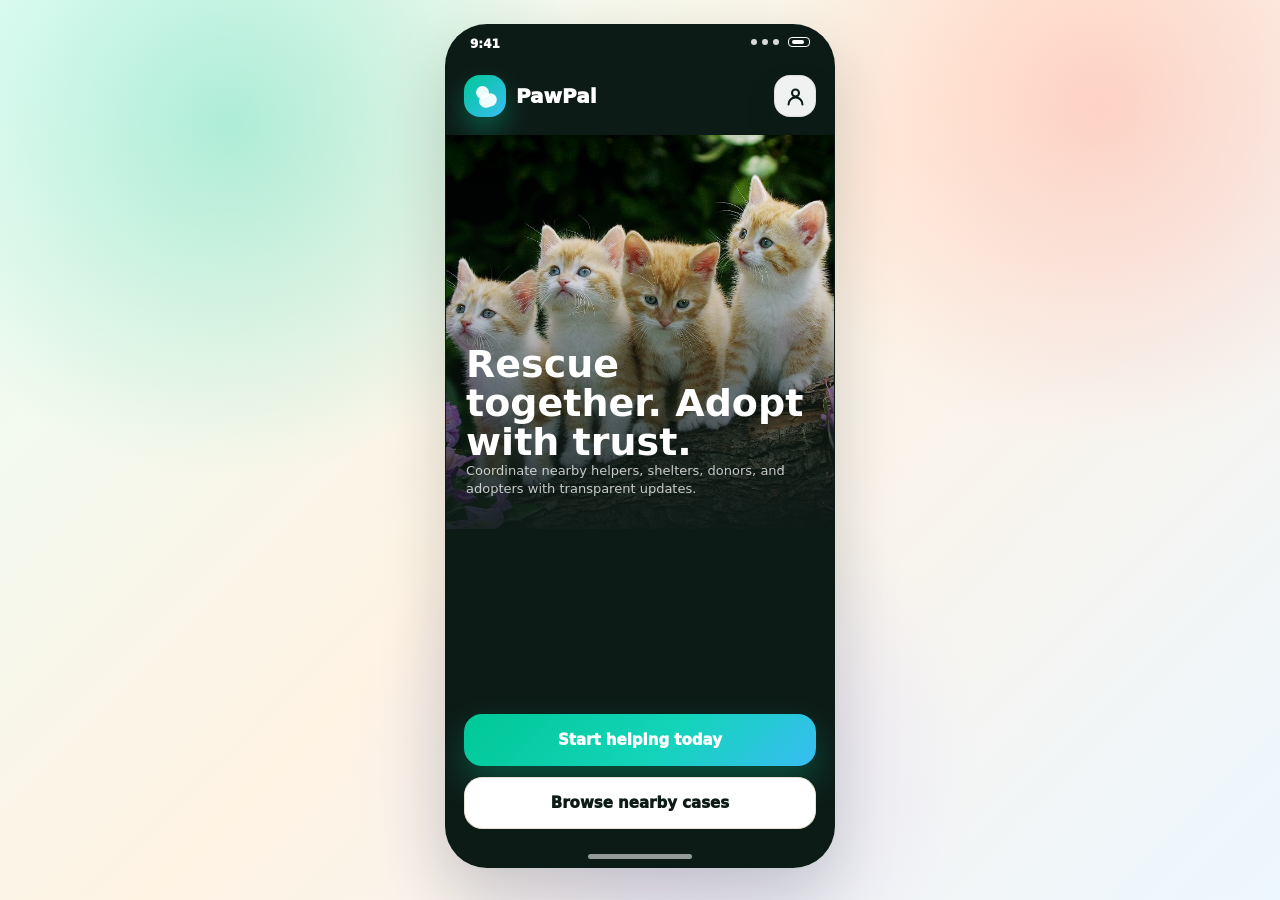
<file: index.html>
<!doctype html>
<html lang="en">
<head>
  <meta charset="utf-8">
  <meta name="viewport" content="width=device-width, initial-scale=1">
  <title>PawPal Connect</title>
  <link rel="stylesheet" href="styles.css">
</head>
<body>
  <svg width="0" height="0" aria-hidden="true" class="sprite">
    <symbol id="i-home" viewBox="0 0 24 24"><path d="M3 11.5 12 4l9 7.5"/><path d="M5.5 10.5V20h13v-9.5"/><path d="M9.5 20v-6h5v6"/></symbol>
    <symbol id="i-map" viewBox="0 0 24 24"><path d="M9 18 3 21V6l6-3 6 3 6-3v15l-6 3-6-3Z"/><path d="M9 3v15"/><path d="M15 6v15"/></symbol>
    <symbol id="i-plus" viewBox="0 0 24 24"><path d="M12 5v14"/><path d="M5 12h14"/></symbol>
    <symbol id="i-task" viewBox="0 0 24 24"><path d="M8 6h13"/><path d="M8 12h13"/><path d="M8 18h13"/><path d="m3 6 1 1 2-2"/><path d="m3 12 1 1 2-2"/><path d="m3 18 1 1 2-2"/></symbol>
    <symbol id="i-user" viewBox="0 0 24 24"><path d="M20 21a8 8 0 0 0-16 0"/><circle cx="12" cy="8" r="4"/></symbol>
    <symbol id="i-search" viewBox="0 0 24 24"><circle cx="11" cy="11" r="7"/><path d="m16.5 16.5 4 4"/></symbol>
    <symbol id="i-filter" viewBox="0 0 24 24"><path d="M4 6h16"/><path d="M7 12h10"/><path d="M10 18h4"/></symbol>
    <symbol id="i-bell" viewBox="0 0 24 24"><path d="M18 8a6 6 0 0 0-12 0c0 7-3 7-3 9h18c0-2-3-2-3-9"/><path d="M10 21h4"/></symbol>
    <symbol id="i-back" viewBox="0 0 24 24"><path d="m15 18-6-6 6-6"/></symbol>
    <symbol id="i-close" viewBox="0 0 24 24"><path d="m6 6 12 12"/><path d="M18 6 6 18"/></symbol>
    <symbol id="i-shield" viewBox="0 0 24 24"><path d="M12 22s8-4 8-11V5l-8-3-8 3v6c0 7 8 11 8 11Z"/><path d="m9 12 2 2 4-5"/></symbol>
    <symbol id="i-heart" viewBox="0 0 24 24"><path d="M20.8 5.9a5.4 5.4 0 0 0-7.7 0L12 7l-1.1-1.1a5.4 5.4 0 1 0-7.7 7.7L12 22l8.8-8.4a5.4 5.4 0 0 0 0-7.7Z"/></symbol>
    <symbol id="i-card" viewBox="0 0 24 24"><rect x="3" y="5" width="18" height="14" rx="3"/><path d="M3 10h18"/><path d="M7 15h4"/></symbol>
    <symbol id="i-camera" viewBox="0 0 24 24"><path d="M4 8h4l2-3h4l2 3h4v11H4Z"/><circle cx="12" cy="14" r="3"/></symbol>
    <symbol id="i-settings" viewBox="0 0 24 24"><path d="M12 8a4 4 0 1 0 0 8 4 4 0 0 0 0-8Z"/><path d="M4 12h2"/><path d="M18 12h2"/><path d="m6.3 6.3 1.4 1.4"/><path d="m16.3 16.3 1.4 1.4"/><path d="m17.7 6.3-1.4 1.4"/><path d="m7.7 16.3-1.4 1.4"/></symbol>
  </svg>

  <main class="stage">
    <section class="phone" id="phone">
      <div class="status">
        <span>9:41</span>
        <div class="system"><i></i><i></i><i></i><span class="battery"></span></div>
      </div>
      <section class="screen" id="screen" aria-live="polite"></section>
      <nav class="bottom-nav" id="bottomNav" hidden>
        <button data-tab="feed"><svg><use href="#i-home"></use></svg><span>Feed</span></button>
        <button data-tab="explore"><svg><use href="#i-map"></use></svg><span>Explore</span></button>
        <button data-tab="create"><svg><use href="#i-plus"></use></svg><span>Post</span></button>
        <button data-tab="tasks"><svg><use href="#i-task"></use></svg><span>Tasks</span></button>
        <button data-tab="profile" class="nav-profile"><b id="navBadge" hidden>0</b><svg><use href="#i-user"></use></svg><span>Profile</span></button>
      </nav>
      <div class="modal" id="modal" hidden>
        <div class="modal-card">
          <div class="row">
            <h2 id="modalTitle">Done</h2>
            <button class="icon-btn" data-close-modal aria-label="Close"><svg><use href="#i-close"></use></svg></button>
          </div>
          <p id="modalText">Action completed.</p>
          <button class="btn" id="modalPrimary">Continue</button>
        </div>
      </div>
    </section>
  </main>

  <div class="toast" id="toast"></div>

  <script src="data.js"></script>
  <script src="app.js"></script>
</body>
</html>
</file>
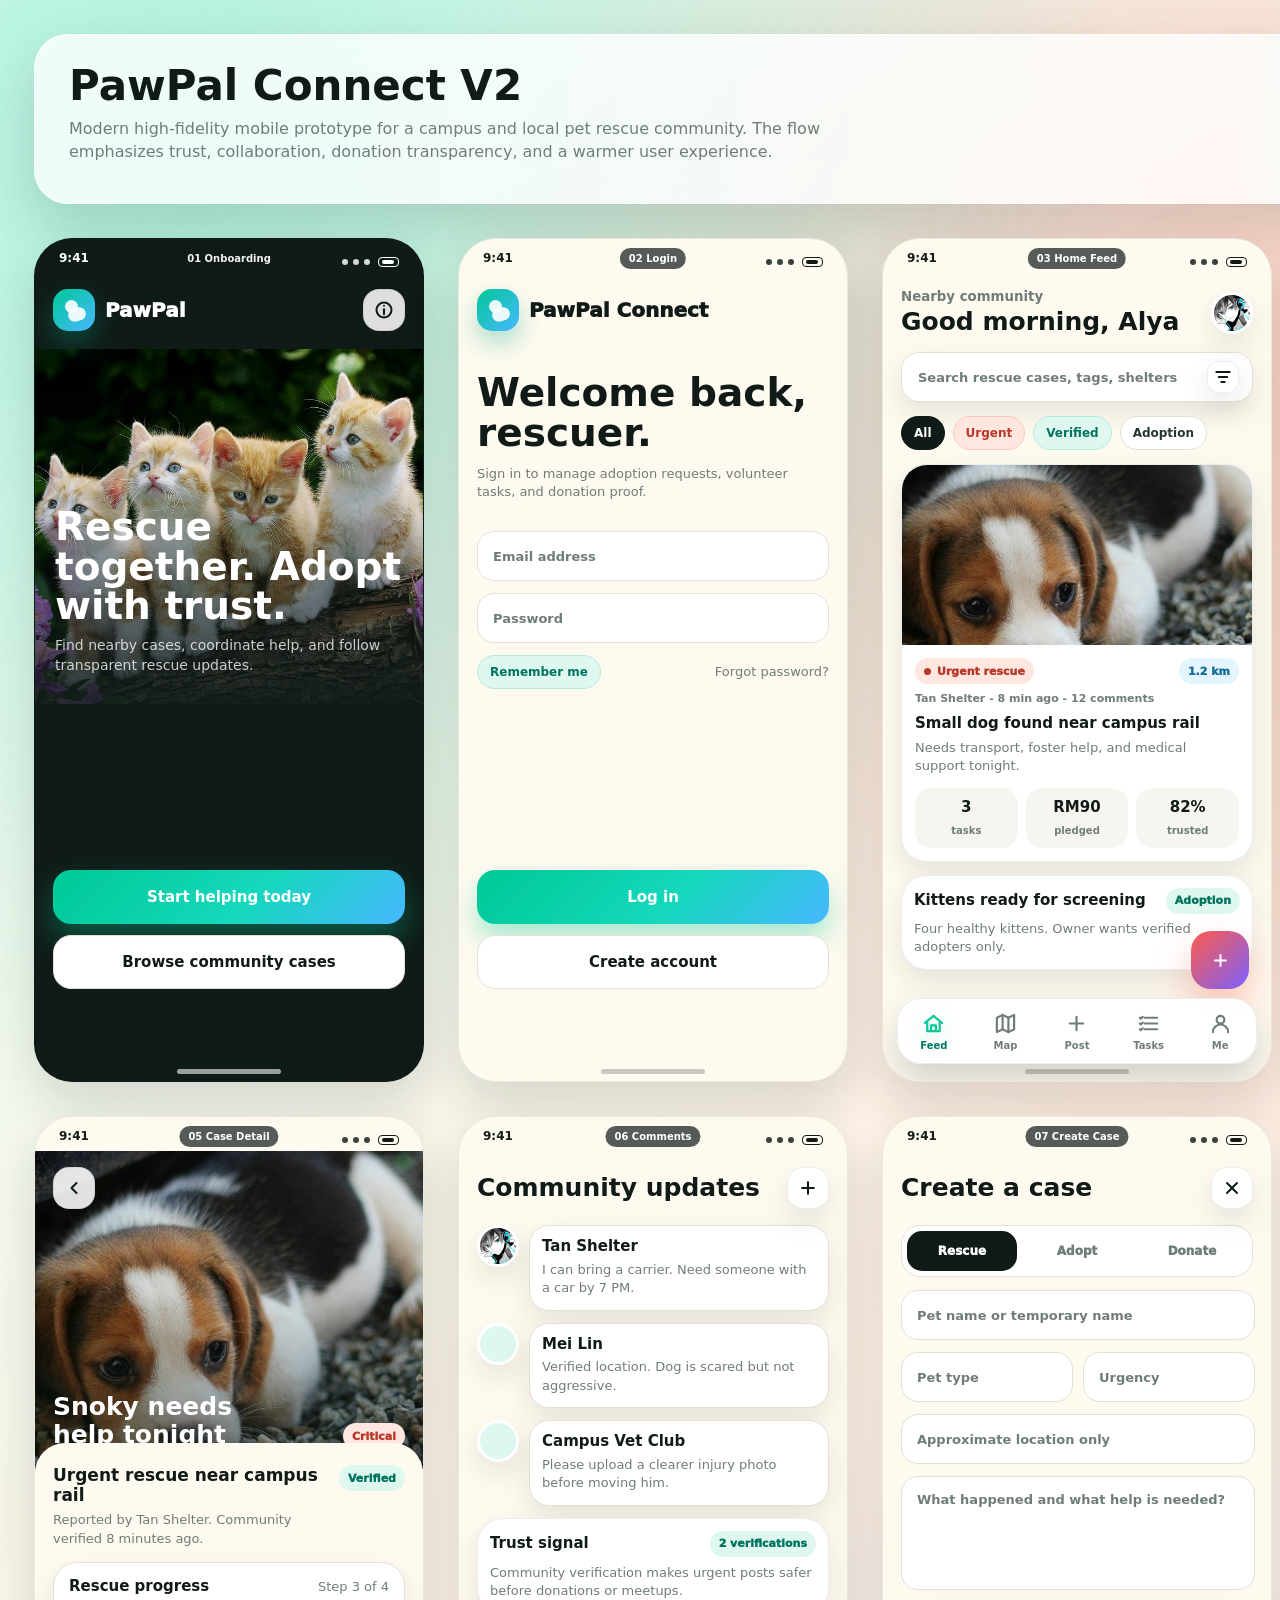
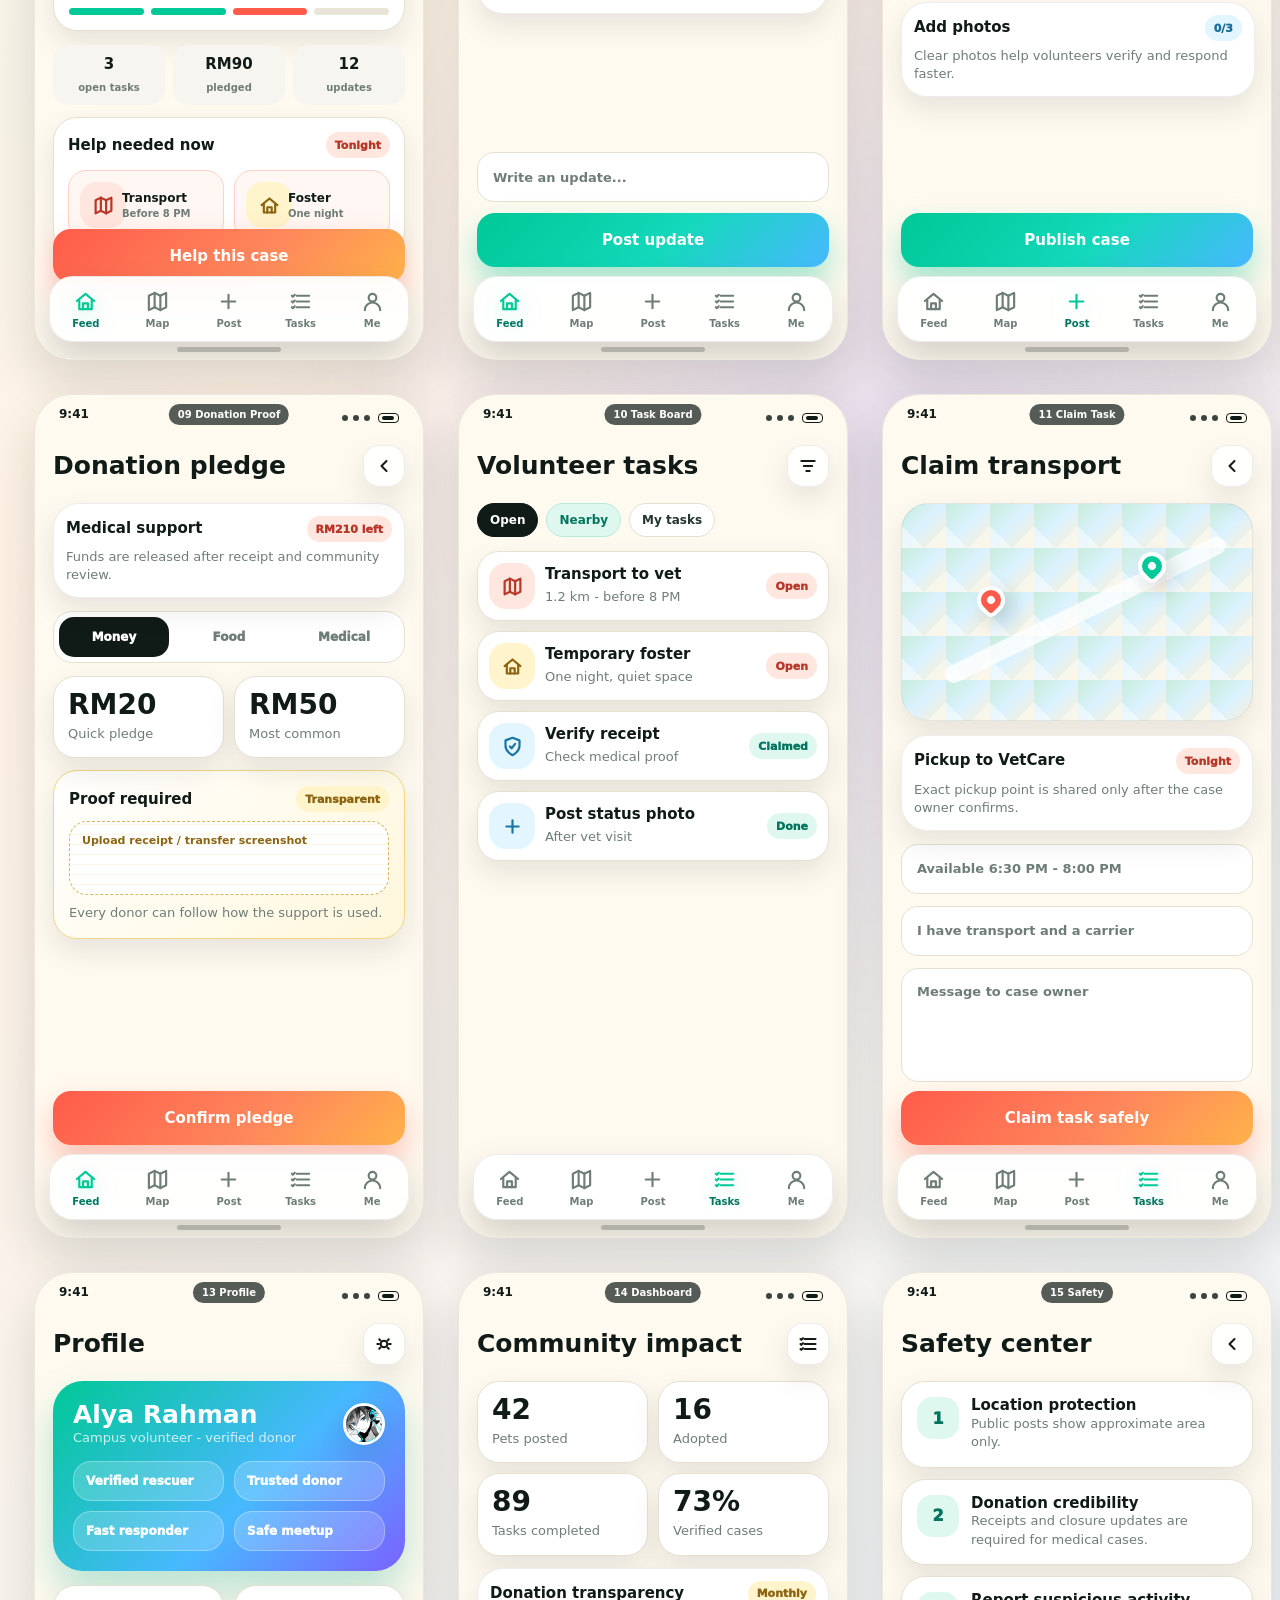
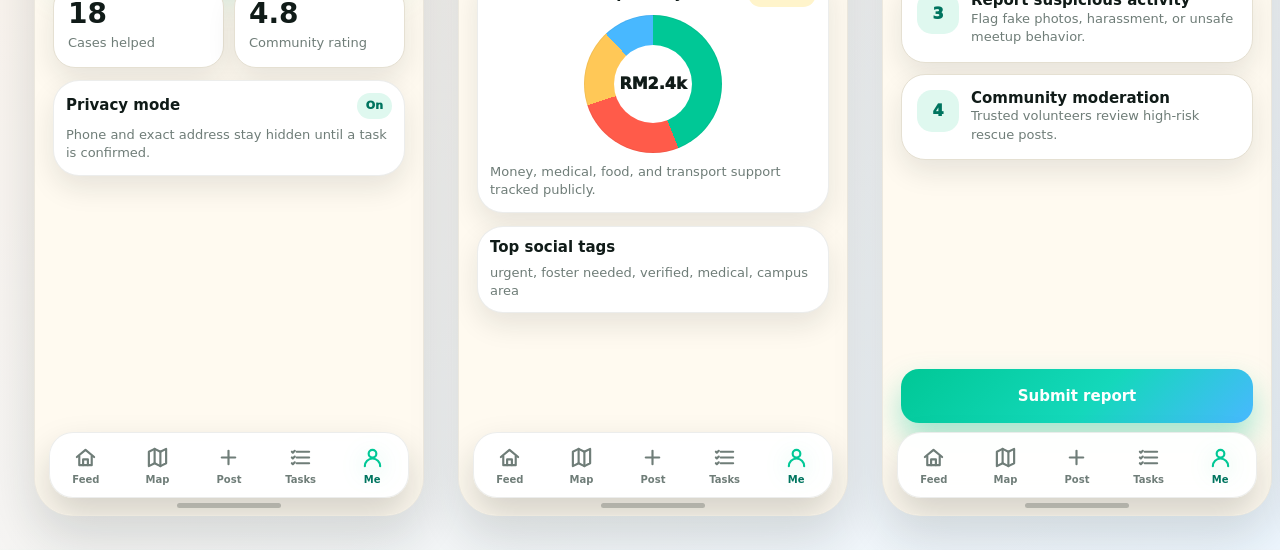
<file: board.html>
<!doctype html>
<html lang="en">
<head>
  <meta charset="utf-8">
  <meta name="viewport" content="width=device-width, initial-scale=1">
  <title>PawPal Connect V2</title>
  <script src="https://mcp.figma.com/mcp/html-to-design/capture.js" async></script>
  <style>
    :root {
      --ink: #101b18;
      --ink-2: #253530;
      --muted: #6f7d78;
      --soft: #fffaf0;
      --card: #ffffff;
      --line: #e5e0d2;
      --teal: #00c896;
      --teal-dark: #00745f;
      --teal-soft: #dff8ef;
      --coral: #ff5b4a;
      --coral-soft: #ffe6df;
      --amber: #ffc857;
      --amber-soft: #fff4cb;
      --sky: #48b8ff;
      --sky-soft: #e3f5ff;
      --violet: #7b61ff;
      --violet-soft: #eeeaff;
      --lime: #b7f34a;
      --shadow: 0 22px 50px rgba(22, 32, 28, .15);
      --mini-shadow: 0 12px 28px rgba(22, 32, 28, .10);
      font-family: Inter, ui-sans-serif, system-ui, -apple-system, BlinkMacSystemFont, "Segoe UI", sans-serif;
    }

    * { box-sizing: border-box; }
    body {
      margin: 0;
      color: var(--ink);
      background:
        radial-gradient(circle at 15% 4%, rgba(0,200,150,.26), transparent 25%),
        radial-gradient(circle at 96% 10%, rgba(255,91,74,.24), transparent 24%),
        radial-gradient(circle at 70% 55%, rgba(123,97,255,.14), transparent 28%),
        linear-gradient(135deg, #e8fff6, #fff2e5 44%, #eef7ff);
    }

    .stage {
      width: 1748px;
      padding: 34px;
    }

    .cover {
      width: 1668px;
      min-height: 170px;
      border-radius: 34px;
      padding: 30px 34px;
      background: rgba(255,255,255,.78);
      border: 1px solid rgba(255,255,255,.72);
      box-shadow: var(--shadow);
      display: grid;
      grid-template-columns: 1fr 520px;
      gap: 28px;
      margin-bottom: 34px;
      backdrop-filter: blur(18px);
    }

    .cover h1 {
      margin: 0 0 10px;
      font-size: 42px;
      line-height: 1;
      letter-spacing: 0;
    }

    .cover p {
      max-width: 790px;
      font-size: 16px;
      line-height: 1.45;
      color: var(--muted);
      margin: 0;
    }

    .flow-chips {
      display: flex;
      gap: 10px;
      flex-wrap: wrap;
      align-content: start;
      justify-content: end;
    }

    .flow-chip {
      padding: 10px 13px;
      border-radius: 999px;
      font-weight: 800;
      font-size: 12px;
      background: #fff;
      border: 1px solid var(--line);
      color: var(--ink-2);
    }

    .flow-chip.hot { background: var(--coral-soft); color: #b93224; border-color: #ffc8bd; }
    .flow-chip.good { background: var(--teal-soft); color: var(--teal-dark); border-color: #ace9d8; }
    .flow-chip.warn { background: var(--amber-soft); color: #8a6411; border-color: #f4d77b; }

    .board {
      display: grid;
      grid-template-columns: repeat(4, 390px);
      gap: 34px;
    }

    .phone {
      width: 390px;
      height: 844px;
      border-radius: 38px;
      background: var(--soft);
      overflow: hidden;
      position: relative;
      border: 1px solid rgba(16,27,24,.08);
      box-shadow: var(--shadow);
    }

    .phone:after {
      content: "";
      position: absolute;
      left: 142px;
      right: 142px;
      bottom: 7px;
      height: 5px;
      border-radius: 99px;
      background: rgba(16,27,24,.22);
      z-index: 30;
    }

    .phone.dark {
      background: #101b18;
      color: white;
    }

    .phone.dark:after { background: rgba(255,255,255,.58); }

    .status {
      height: 34px;
      padding: 12px 24px 0;
      display: flex;
      justify-content: space-between;
      font-size: 12px;
      font-weight: 850;
      position: relative;
      z-index: 10;
    }

    .sys {
      display: flex;
      align-items: center;
      gap: 5px;
    }

    .sys span {
      width: 6px;
      height: 6px;
      border-radius: 99px;
      background: currentColor;
      opacity: .82;
    }

    .battery {
      width: 21px;
      height: 10px;
      border: 1.6px solid currentColor;
      border-radius: 4px;
      position: relative;
      margin-left: 3px;
    }

    .battery:after {
      content: "";
      position: absolute;
      left: 3px;
      top: 2px;
      width: 12px;
      height: 4px;
      border-radius: 3px;
      background: currentColor;
    }

    .app {
      height: calc(100% - 34px);
      padding: 16px 18px 90px;
      position: relative;
    }

    .top {
      display: flex;
      align-items: center;
      justify-content: space-between;
      gap: 12px;
      margin-bottom: 16px;
      position: relative;
      z-index: 4;
    }

    .brand {
      display: flex;
      align-items: center;
      gap: 10px;
      font-weight: 950;
      font-size: 20px;
      letter-spacing: 0;
    }

    .logo {
      width: 42px;
      height: 42px;
      border-radius: 15px;
      background: linear-gradient(135deg, var(--teal), var(--sky));
      display: grid;
      place-items: center;
      color: #fff;
      box-shadow: 0 12px 26px rgba(0,168,132,.34);
      font-weight: 950;
      position: relative;
    }

    .logo:before, .logo:after {
      content: "";
      position: absolute;
      border-radius: 99px;
      background: rgba(255,255,255,.9);
    }
    .logo:before { width: 13px; height: 13px; top: 11px; left: 12px; }
    .logo:after { width: 18px; height: 13px; bottom: 10px; right: 9px; transform: rotate(-18deg); }

    .icon {
      width: 42px;
      height: 42px;
      border-radius: 16px;
      border: 1px solid rgba(16,27,24,.08);
      background: rgba(255,255,255,.86);
      display: grid;
      place-items: center;
      font-weight: 950;
      box-shadow: var(--mini-shadow);
      color: var(--ink);
    }

    .svg-icon {
      width: 19px;
      height: 19px;
      stroke: currentColor;
      stroke-width: 2.45;
      stroke-linecap: round;
      stroke-linejoin: round;
      fill: none;
      display: block;
    }

    .icon .svg-icon { width: 20px; height: 20px; }

    h1, h2, h3, p { margin: 0; }
    h1 {
      font-size: 39px;
      line-height: 1.02;
      letter-spacing: 0;
    }
    h2 {
      font-size: 25px;
      line-height: 1.12;
      letter-spacing: 0;
    }
    h3 {
      font-size: 15px;
      line-height: 1.18;
      letter-spacing: 0;
    }
    p {
      color: var(--muted);
      font-size: 13px;
      line-height: 1.42;
    }
    .dark p { color: rgba(255,255,255,.72); }

    .hero {
      margin: 18px -18px 0;
      height: 355px;
      position: relative;
      overflow: hidden;
      background: #cdeee4;
    }
    .hero img {
      width: 100%;
      height: 100%;
      object-fit: cover;
      filter: saturate(1.08) contrast(1.02);
    }
    .hero:after {
      content: "";
      position: absolute;
      inset: 0;
      background: linear-gradient(0deg, rgba(16,27,24,.88), rgba(16,27,24,.15) 54%, transparent);
    }
    .hero-copy {
      position: absolute;
      left: 20px;
      right: 20px;
      bottom: 28px;
      z-index: 2;
      color: white;
    }
    .hero-copy p { color: rgba(255,255,255,.78); margin-top: 10px; font-size: 14px; }

    .btn {
      height: 54px;
      border-radius: 18px;
      background: var(--ink);
      color: white;
      display: flex;
      align-items: center;
      justify-content: center;
      gap: 10px;
      font-weight: 900;
      font-size: 15px;
      box-shadow: 0 14px 26px rgba(16,27,24,.2);
    }
    .btn.teal { background: linear-gradient(135deg, var(--teal), #14d8bb 55%, var(--sky)); box-shadow: 0 15px 30px rgba(0,200,150,.36); }
    .btn.coral { background: linear-gradient(135deg, var(--coral), #ff875c 58%, #ffb24a); box-shadow: 0 15px 30px rgba(255,91,74,.34); }
    .btn.light { background: #fff; color: var(--ink); border: 1px solid var(--line); box-shadow: none; }
    .btn.small { height: 42px; border-radius: 15px; font-size: 13px; }

    .stack {
      display: grid;
      gap: 12px;
    }
    .actions {
      position: absolute;
      left: 18px;
      right: 18px;
      bottom: 92px;
      display: grid;
      gap: 11px;
    }

    .input {
      height: 50px;
      border-radius: 17px;
      background: #fff;
      border: 1px solid var(--line);
      display: flex;
      align-items: center;
      padding: 0 15px;
      color: var(--muted);
      font-size: 13px;
      font-weight: 650;
    }
    .input.big {
      height: 114px;
      align-items: flex-start;
      padding-top: 15px;
    }

    .avatar {
      width: 42px;
      height: 42px;
      border-radius: 50%;
      object-fit: cover;
      border: 3px solid #fff;
      box-shadow: var(--mini-shadow);
      background: var(--teal-soft);
    }

    .hello {
      display: flex;
      align-items: center;
      justify-content: space-between;
      margin-bottom: 16px;
    }
    .hello small {
      display: block;
      color: var(--muted);
      font-weight: 800;
      margin-bottom: 4px;
    }

    .search {
      height: 50px;
      background: #fff;
      border-radius: 18px;
      border: 1px solid var(--line);
      display: flex;
      align-items: center;
      justify-content: space-between;
      padding: 0 13px 0 16px;
      margin-bottom: 14px;
      box-shadow: var(--mini-shadow);
    }
    .search span {
      color: var(--muted);
      font-size: 13px;
      font-weight: 700;
    }

    .chips {
      display: flex;
      gap: 8px;
      overflow: hidden;
      margin: 0 0 14px;
    }
    .chip {
      border-radius: 999px;
      padding: 9px 12px;
      background: #fff;
      border: 1px solid var(--line);
      font-size: 12px;
      font-weight: 900;
      white-space: nowrap;
      color: var(--ink-2);
    }
    .chip.active { background: var(--ink); color: white; border-color: var(--ink); }
    .chip.teal { background: var(--teal-soft); color: var(--teal-dark); border-color: #b8eadc; }
    .chip.coral { background: var(--coral-soft); color: #b73728; border-color: #ffc8bd; }
    .chip.amber { background: var(--amber-soft); color: #8a6411; border-color: #f3da8b; }

    .case-card {
      border-radius: 26px;
      background: #fff;
      border: 1px solid rgba(16,27,24,.08);
      box-shadow: var(--mini-shadow);
      padding: 12px;
      margin-bottom: 13px;
      position: relative;
      overflow: hidden;
    }
    .case-card.featured { padding: 0; }
    .case-photo {
      width: 100%;
      height: 180px;
      object-fit: cover;
      display: block;
    }
    .case-content { padding: 13px; }
    .case-meta {
      display: flex;
      align-items: center;
      gap: 8px;
      color: var(--muted);
      font-size: 11px;
      font-weight: 850;
      margin: 8px 0 10px;
    }
    .pill {
      display: inline-flex;
      align-items: center;
      gap: 6px;
      height: 26px;
      padding: 0 9px;
      border-radius: 999px;
      font-size: 11px;
      font-weight: 950;
      background: var(--teal-soft);
      color: var(--teal-dark);
    }
    .pill.hot { background: var(--coral-soft); color: #b73728; }
    .pill.warn { background: var(--amber-soft); color: #8a6411; }
    .pill.blue { background: var(--sky-soft); color: #186d99; }
    .dot {
      width: 7px;
      height: 7px;
      border-radius: 99px;
      background: currentColor;
    }

    .row {
      display: flex;
      align-items: center;
      justify-content: space-between;
      gap: 10px;
    }
    .metric-row {
      display: grid;
      grid-template-columns: repeat(3, 1fr);
      gap: 8px;
      margin-top: 12px;
    }
    .mini-metric {
      padding: 10px 8px;
      border-radius: 16px;
      background: #f7f5ef;
      text-align: center;
    }
    .mini-metric strong {
      display: block;
      font-size: 15px;
      margin-bottom: 3px;
    }
    .mini-metric span {
      font-size: 10px;
      color: var(--muted);
      font-weight: 800;
    }

    .nav {
      position: absolute;
      left: 14px;
      right: 14px;
      bottom: 17px;
      height: 66px;
      border-radius: 24px;
      background: rgba(255,255,255,.94);
      border: 1px solid rgba(16,27,24,.08);
      display: grid;
      grid-template-columns: repeat(5, 1fr);
      align-items: center;
      box-shadow: 0 18px 36px rgba(16,27,24,.18);
      backdrop-filter: blur(18px);
      z-index: 26;
    }
    .nav-item {
      display: grid;
      justify-items: center;
      gap: 5px;
      font-size: 10px;
      font-weight: 900;
      color: var(--muted);
    }
    .nav-icon {
      display: none;
    }
    .nav-svg {
      width: 23px;
      height: 23px;
      stroke: currentColor;
      stroke-width: 2.25;
      stroke-linecap: round;
      stroke-linejoin: round;
      fill: none;
    }
    .nav-item.active { color: var(--teal-dark); }
    .nav-item.active .nav-svg {
      stroke: var(--teal);
      filter: drop-shadow(0 7px 12px rgba(0,200,150,.35));
    }

    .floating {
      position: absolute;
      right: 22px;
      bottom: 92px;
      width: 58px;
      height: 58px;
      border-radius: 20px;
      background: linear-gradient(135deg, var(--coral), var(--violet));
      color: white;
      display: grid;
      place-items: center;
      font-size: 30px;
      font-weight: 700;
      box-shadow: 0 18px 36px rgba(255,107,87,.36);
    }

    .pager {
      display: none;
    }
    .pager i {
      width: 7px;
      height: 7px;
      border-radius: 99px;
      background: rgba(16,27,24,.18);
    }
    .pager i.active {
      width: 22px;
      background: var(--teal);
    }
    .dark .pager i { background: rgba(255,255,255,.28); }
    .dark .pager i.active { background: #fff; }

    .detail-hero {
      height: 318px;
      margin: -16px -18px 0;
      position: relative;
      overflow: hidden;
      background: #ddd;
    }
    .detail-hero img {
      width: 100%;
      height: 100%;
      object-fit: cover;
      filter: saturate(1.12);
    }
    .detail-hero:after {
      content: "";
      position: absolute;
      inset: 0;
      background: linear-gradient(0deg, rgba(16,27,24,.55), transparent 55%);
    }
    .back {
      position: absolute;
      top: 16px;
      left: 18px;
      z-index: 3;
      background: rgba(255,255,255,.88);
    }
    .hero-badges {
      position: absolute;
      left: 18px;
      right: 18px;
      bottom: 20px;
      z-index: 2;
      display: flex;
      justify-content: space-between;
      align-items: end;
    }
    .hero-badges h2 { color: white; max-width: 245px; }
    .sheet {
      margin: -26px -18px 0;
      min-height: 560px;
      padding: 22px 18px 0;
      background: var(--soft);
      border-radius: 30px 30px 0 0;
      position: relative;
      z-index: 4;
    }

    .case-sheet {
      padding-bottom: 160px;
    }

    .case-sheet .actions {
      bottom: 132px;
    }

    .case-summary {
      display: grid;
      grid-template-columns: 1fr auto;
      align-items: start;
      gap: 12px;
      margin-bottom: 12px;
    }

    .case-summary h3 {
      font-size: 17px;
      margin-bottom: 6px;
    }

    .need-card {
      border-radius: 24px;
      background: #fff;
      border: 1px solid var(--line);
      padding: 14px;
      box-shadow: var(--mini-shadow);
      margin-top: 12px;
    }

    .need-grid {
      display: grid;
      grid-template-columns: 1fr 1fr;
      gap: 10px;
      margin-top: 12px;
    }

    .need-item {
      border-radius: 18px;
      background: #fff7f4;
      border: 1px solid #ffd0c7;
      padding: 11px;
      display: grid;
      grid-template-columns: 34px 1fr;
      gap: 8px;
      align-items: center;
    }

    .need-item strong {
      display: block;
      font-size: 12px;
      line-height: 1.15;
    }

    .need-item span {
      display: block;
      margin-top: 2px;
      color: var(--muted);
      font-size: 10px;
      font-weight: 800;
    }

    .progress-card {
      background: #fff;
      border: 1px solid var(--line);
      border-radius: 24px;
      padding: 15px;
      box-shadow: var(--mini-shadow);
      margin: 14px 0;
    }
    .steps {
      display: grid;
      grid-template-columns: repeat(4, 1fr);
      gap: 7px;
      margin-top: 12px;
    }
    .step {
      height: 7px;
      border-radius: 99px;
      background: #e8e4d8;
    }
    .step.done { background: var(--teal); }
    .step.now { background: var(--coral); }

    .task-list { display: grid; gap: 10px; }
    .task {
      display: grid;
      grid-template-columns: 46px 1fr auto;
      gap: 10px;
      align-items: center;
      border-radius: 22px;
      background: #fff;
      border: 1px solid var(--line);
      padding: 11px;
      box-shadow: var(--mini-shadow);
    }
    .task-icon {
      width: 46px;
      height: 46px;
      border-radius: 17px;
      display: grid;
      place-items: center;
      background: var(--sky-soft);
      color: #1875a4;
      font-weight: 950;
    }
    .task-icon.coral { background: var(--coral-soft); color: #b73728; }
    .task-icon.amber { background: var(--amber-soft); color: #8a6411; }
    .task-icon .svg-icon {
      width: 21px;
      height: 21px;
      stroke-width: 2.5;
    }
    .task h3 { margin-bottom: 4px; }

    .message {
      display: grid;
      grid-template-columns: 42px 1fr;
      gap: 10px;
      margin-bottom: 12px;
    }
    .bubble {
      background: #fff;
      border: 1px solid var(--line);
      border-radius: 20px;
      padding: 12px;
      box-shadow: var(--mini-shadow);
    }
    .bubble h3 { margin-bottom: 5px; }

    .map {
      height: 218px;
      border-radius: 28px;
      overflow: hidden;
      position: relative;
      border: 1px solid rgba(16,27,24,.08);
      background:
        linear-gradient(45deg, rgba(255,255,255,.46) 25%, transparent 25%),
        linear-gradient(-45deg, rgba(255,255,255,.40) 25%, transparent 25%),
        linear-gradient(135deg, #c8eddb, #dbf2ff 48%, #fff0d0);
      background-size: 44px 44px;
      box-shadow: var(--mini-shadow);
    }
    .road {
      position: absolute;
      height: 18px;
      width: 310px;
      background: rgba(255,255,255,.78);
      border-radius: 99px;
      transform: rotate(-26deg);
      left: 28px;
      top: 97px;
    }
    .pin {
      position: absolute;
      width: 28px;
      height: 28px;
      border-radius: 50% 50% 50% 7px;
      background: var(--coral);
      transform: rotate(-45deg);
      border: 4px solid #fff;
      box-shadow: 0 10px 20px rgba(16,27,24,.18);
    }
    .pin:after {
      content: "";
      position: absolute;
      inset: 6px;
      background: #fff;
      border-radius: 50%;
    }
    .pin.a { left: 75px; top: 82px; }
    .pin.b { right: 86px; top: 48px; background: var(--teal); }
    .pin.c { right: 124px; bottom: 45px; background: var(--amber); }

    .segmented {
      height: 52px;
      background: #fff;
      border-radius: 19px;
      border: 1px solid var(--line);
      padding: 5px;
      display: grid;
      grid-template-columns: repeat(3, 1fr);
      gap: 5px;
      margin-bottom: 13px;
    }
    .segment {
      border-radius: 15px;
      display: grid;
      place-items: center;
      font-size: 12px;
      font-weight: 950;
      color: var(--muted);
    }
    .segment.active { background: var(--ink); color: #fff; }

    .proof {
      border-radius: 24px;
      background: linear-gradient(135deg, #fff, #fff7dc);
      border: 1px solid #f1d684;
      padding: 15px;
      display: grid;
      gap: 9px;
      box-shadow: var(--mini-shadow);
    }
    .receipt {
      height: 74px;
      border-radius: 18px;
      background:
        repeating-linear-gradient(0deg, #fff, #fff 9px, #f7f0d2 10px),
        #fff;
      border: 1px dashed #d5b755;
      padding: 12px;
      font-size: 11px;
      color: #8a6411;
      font-weight: 900;
    }

    .profile-head {
      background: linear-gradient(135deg, var(--teal), var(--sky) 58%, var(--violet));
      border-radius: 30px;
      padding: 20px;
      color: white;
      box-shadow: 0 20px 38px rgba(0,168,132,.28);
      margin-bottom: 14px;
    }
    .profile-head p { color: rgba(255,255,255,.78); }
    .badge-grid {
      display: grid;
      grid-template-columns: 1fr 1fr;
      gap: 10px;
      margin-top: 14px;
    }
    .badge {
      border-radius: 18px;
      padding: 12px;
      background: rgba(255,255,255,.18);
      border: 1px solid rgba(255,255,255,.30);
      font-size: 12px;
      font-weight: 950;
    }

    .stats {
      display: grid;
      grid-template-columns: repeat(2, 1fr);
      gap: 10px;
      margin-bottom: 12px;
    }
    .stat {
      background: #fff;
      border-radius: 22px;
      border: 1px solid var(--line);
      padding: 14px;
      box-shadow: var(--mini-shadow);
    }
    .stat strong {
      display: block;
      font-size: 28px;
      line-height: 1;
      margin-bottom: 6px;
    }

    .donut {
      width: 138px;
      height: 138px;
      border-radius: 50%;
      background: conic-gradient(var(--teal) 0 44%, var(--coral) 44% 70%, var(--amber) 70% 88%, var(--sky) 88% 100%);
      margin: 8px auto 10px;
      position: relative;
      box-shadow: inset 0 0 0 1px rgba(0,0,0,.05);
    }
    .donut:after {
      content: "RM2.4k";
      position: absolute;
      inset: 30px;
      border-radius: 50%;
      background: #fff;
      display: grid;
      place-items: center;
      font-weight: 950;
    }

    .safety-card {
      border-radius: 24px;
      background: #fff;
      border: 1px solid var(--line);
      padding: 15px;
      display: grid;
      grid-template-columns: 42px 1fr;
      gap: 12px;
      align-items: start;
      box-shadow: var(--mini-shadow);
      margin-bottom: 11px;
    }
    .shield {
      width: 42px;
      height: 42px;
      border-radius: 15px;
      background: var(--teal-soft);
      color: var(--teal-dark);
      display: grid;
      place-items: center;
      font-weight: 950;
    }

    .flow-card {
      border-radius: 26px;
      padding: 18px;
      background: #fff;
      border: 1px solid var(--line);
      box-shadow: var(--mini-shadow);
      margin-bottom: 12px;
    }
    .flow-card strong {
      width: 32px;
      height: 32px;
      border-radius: 12px;
      display: inline-grid;
      place-items: center;
      background: var(--ink);
      color: white;
      margin-right: 9px;
    }

    .btn, .icon, .nav-item, .floating, .case-card, .task, .segment, .chip {
      cursor: pointer;
    }

    .phone.is-focused {
      outline: 5px solid rgba(0,200,150,.55);
      outline-offset: 7px;
    }

    .toast {
      position: fixed;
      left: 50%;
      bottom: 22px;
      transform: translateX(-50%);
      background: rgba(16,27,24,.92);
      color: #fff;
      border-radius: 999px;
      padding: 12px 18px;
      font-size: 13px;
      font-weight: 850;
      z-index: 1000;
      box-shadow: 0 16px 36px rgba(16,27,24,.24);
      opacity: 0;
      pointer-events: none;
      transition: opacity .2s ease, transform .2s ease;
    }

    .toast.show {
      opacity: 1;
      transform: translateX(-50%) translateY(-6px);
    }

    .caption {
      position: absolute;
      top: 9px;
      left: 50%;
      transform: translateX(-50%);
      z-index: 20;
      background: rgba(16,27,24,.75);
      color: #fff;
      font-size: 10px;
      font-weight: 900;
      padding: 5px 9px;
      border-radius: 999px;
      opacity: .95;
      pointer-events: none;
    }
  </style>
</head>
<body>
  <svg width="0" height="0" style="position:absolute;visibility:hidden" aria-hidden="true">
    <symbol id="i-home" viewBox="0 0 24 24"><path d="M3 11.5 12 4l9 7.5"/><path d="M5.5 10.5V20h13v-9.5"/><path d="M9.5 20v-6h5v6"/></symbol>
    <symbol id="i-map" viewBox="0 0 24 24"><path d="M9 18 3 21V6l6-3 6 3 6-3v15l-6 3-6-3Z"/><path d="M9 3v15"/><path d="M15 6v15"/></symbol>
    <symbol id="i-plus" viewBox="0 0 24 24"><path d="M12 5v14"/><path d="M5 12h14"/></symbol>
    <symbol id="i-task" viewBox="0 0 24 24"><path d="M8 6h13"/><path d="M8 12h13"/><path d="M8 18h13"/><path d="m3 6 1 1 2-2"/><path d="m3 12 1 1 2-2"/><path d="m3 18 1 1 2-2"/></symbol>
    <symbol id="i-user" viewBox="0 0 24 24"><path d="M20 21a8 8 0 0 0-16 0"/><circle cx="12" cy="8" r="4"/></symbol>
    <symbol id="i-search" viewBox="0 0 24 24"><circle cx="11" cy="11" r="7"/><path d="m16.5 16.5 4 4"/></symbol>
    <symbol id="i-filter" viewBox="0 0 24 24"><path d="M4 6h16"/><path d="M7 12h10"/><path d="M10 18h4"/></symbol>
    <symbol id="i-bell" viewBox="0 0 24 24"><path d="M18 8a6 6 0 0 0-12 0c0 7-3 7-3 9h18c0-2-3-2-3-9"/><path d="M10 21h4"/></symbol>
    <symbol id="i-back" viewBox="0 0 24 24"><path d="m15 18-6-6 6-6"/></symbol>
    <symbol id="i-close" viewBox="0 0 24 24"><path d="m6 6 12 12"/><path d="M18 6 6 18"/></symbol>
    <symbol id="i-settings" viewBox="0 0 24 24"><path d="M12 8a4 4 0 1 0 0 8 4 4 0 0 0 0-8Z"/><path d="M4 12h2"/><path d="M18 12h2"/><path d="m6.3 6.3 1.4 1.4"/><path d="m16.3 16.3 1.4 1.4"/><path d="m17.7 6.3-1.4 1.4"/><path d="m7.7 16.3-1.4 1.4"/></symbol>
    <symbol id="i-shield" viewBox="0 0 24 24"><path d="M12 22s8-4 8-11V5l-8-3-8 3v6c0 7 8 11 8 11Z"/><path d="m9 12 2 2 4-5"/></symbol>
    <symbol id="i-info" viewBox="0 0 24 24"><circle cx="12" cy="12" r="9"/><path d="M12 11v6"/><path d="M12 7h.01"/></symbol>
  </svg>
  <main class="stage">
    <section class="cover">
      <div>
        <h1>PawPal Connect V2</h1>
        <p>Modern high-fidelity mobile prototype for a campus and local pet rescue community. The flow emphasizes trust, collaboration, donation transparency, and a warmer user experience.</p>
      </div>
      <div class="flow-chips">
        <span class="flow-chip good">Social feed</span>
        <span class="flow-chip hot">Urgent rescue</span>
        <span class="flow-chip warn">Donation proof</span>
        <span class="flow-chip good">Volunteer tasks</span>
        <span class="flow-chip">Badges</span>
        <span class="flow-chip">Safety center</span>
      </div>
    </section>

    <section class="board">
      <article class="phone dark" data-screen="onboarding">
        <div class="caption">01 Onboarding</div>
        <div class="status"><span>9:41</span><div class="sys"><span></span><span></span><span></span><i class="battery"></i></div></div>
        <div class="app">
          <div class="top"><div class="brand"><div class="logo"></div>PawPal</div><div class="icon"><svg class="svg-icon"><use href="#i-info"></use></svg></div></div>
          <div class="hero">
            <img src="assets/pet_5_1.png" alt="">
            <div class="hero-copy">
              <h1>Rescue together. Adopt with trust.</h1>
              <p>Find nearby cases, coordinate help, and follow transparent rescue updates.</p>
            </div>
          </div>
          <div class="actions">
            <div class="btn teal">Start helping today</div>
            <div class="btn light">Browse community cases</div>
          </div>
          <div class="pager"><i class="active"></i><i></i><i></i></div>
        </div>
      </article>

      <article class="phone" data-screen="login">
        <div class="caption">02 Login</div>
        <div class="status"><span>9:41</span><div class="sys"><span></span><span></span><span></span><i class="battery"></i></div></div>
        <div class="app">
          <div class="brand"><div class="logo"></div>PawPal Connect</div>
          <div style="height:42px"></div>
          <h1>Welcome back, rescuer.</h1>
          <p style="margin-top:12px">Sign in to manage adoption requests, volunteer tasks, and donation proof.</p>
          <div style="height:30px"></div>
          <div class="stack">
            <div class="input">Email address</div>
            <div class="input">Password</div>
            <div class="row"><span class="chip teal">Remember me</span><p>Forgot password?</p></div>
          </div>
          <div class="actions">
            <div class="btn teal">Log in</div>
            <div class="btn light">Create account</div>
          </div>
          <div class="pager"><i></i><i class="active"></i><i></i></div>
        </div>
      </article>

      <article class="phone" data-screen="feed">
        <div class="caption">03 Home Feed</div>
        <div class="status"><span>9:41</span><div class="sys"><span></span><span></span><span></span><i class="battery"></i></div></div>
        <div class="app">
          <div class="hello">
            <div><small>Nearby community</small><h2>Good morning, Alya</h2></div>
            <img class="avatar" src="assets/user_1.png" alt="">
          </div>
          <div class="search"><span>Search rescue cases, tags, shelters</span><div class="icon" style="width:32px;height:32px;border-radius:12px"><svg class="svg-icon"><use href="#i-filter"></use></svg></div></div>
          <div class="chips"><span class="chip active">All</span><span class="chip coral">Urgent</span><span class="chip teal">Verified</span><span class="chip">Adoption</span></div>
          <div class="case-card featured">
            <img class="case-photo" src="assets/pet_6_1.png" alt="">
            <div class="case-content">
              <div class="row"><span class="pill hot"><i class="dot"></i>Urgent rescue</span><span class="pill blue">1.2 km</span></div>
              <div class="case-meta">Tan Shelter - 8 min ago - 12 comments</div>
              <h3>Small dog found near campus rail</h3>
              <p style="margin-top:6px">Needs transport, foster help, and medical support tonight.</p>
              <div class="metric-row"><div class="mini-metric"><strong>3</strong><span>tasks</span></div><div class="mini-metric"><strong>RM90</strong><span>pledged</span></div><div class="mini-metric"><strong>82%</strong><span>trusted</span></div></div>
            </div>
          </div>
          <div class="case-card"><div class="row"><h3>Kittens ready for screening</h3><span class="pill">Adoption</span></div><p style="margin-top:6px">Four healthy kittens. Owner wants verified adopters only.</p></div>
          <div class="floating"><svg class="svg-icon"><use href="#i-plus"></use></svg></div>
          <nav class="nav"><div class="nav-item active"><svg class="nav-svg"><use href="#i-home"></use></svg>Feed</div><div class="nav-item"><svg class="nav-svg"><use href="#i-map"></use></svg>Map</div><div class="nav-item"><svg class="nav-svg"><use href="#i-plus"></use></svg>Post</div><div class="nav-item"><svg class="nav-svg"><use href="#i-task"></use></svg>Tasks</div><div class="nav-item"><svg class="nav-svg"><use href="#i-user"></use></svg>Me</div></nav>
        </div>
      </article>

      <article class="phone" data-screen="map">
        <div class="caption">04 Map Search</div>
        <div class="status"><span>9:41</span><div class="sys"><span></span><span></span><span></span><i class="battery"></i></div></div>
        <div class="app">
          <div class="top"><h2>Explore nearby</h2><div class="icon"><svg class="svg-icon"><use href="#i-filter"></use></svg></div></div>
          <div class="search"><span>Cat, foster, medical, urgent</span><div class="icon" style="width:32px;height:32px;border-radius:12px"><svg class="svg-icon"><use href="#i-search"></use></svg></div></div>
          <div class="chips"><span class="chip active">5 km</span><span class="chip teal">Verified</span><span class="chip coral">Open tasks</span></div>
          <div class="map"><i class="road"></i><i class="pin a"></i><i class="pin b"></i><i class="pin c"></i></div>
          <div style="height:15px"></div>
          <div class="task"><div class="task-icon coral"><svg class="svg-icon"><use href="#i-bell"></use></svg></div><div><h3>Rabbit missing near hostel</h3><p>Last seen 20 minutes ago</p></div><span class="pill hot">Live</span></div>
          <div class="task"><div class="task-icon"><svg class="svg-icon"><use href="#i-shield"></use></svg></div><div><h3>Food support requested</h3><p>Two bags needed before weekend</p></div><span class="pill">2.4 km</span></div>
          <nav class="nav"><div class="nav-item"><svg class="nav-svg"><use href="#i-home"></use></svg>Feed</div><div class="nav-item active"><svg class="nav-svg"><use href="#i-map"></use></svg>Map</div><div class="nav-item"><svg class="nav-svg"><use href="#i-plus"></use></svg>Post</div><div class="nav-item"><svg class="nav-svg"><use href="#i-task"></use></svg>Tasks</div><div class="nav-item"><svg class="nav-svg"><use href="#i-user"></use></svg>Me</div></nav>
        </div>
      </article>

      <article class="phone" data-screen="case-detail">
        <div class="caption">05 Case Detail</div>
        <div class="status"><span>9:41</span><div class="sys"><span></span><span></span><span></span><i class="battery"></i></div></div>
        <div class="app">
          <div class="detail-hero"><img src="assets/pet_6_1.png" alt=""><div class="icon back"><svg class="svg-icon"><use href="#i-back"></use></svg></div><div class="hero-badges"><h2>Snoky needs help tonight</h2><span class="pill hot">Critical</span></div></div>
          <div class="sheet case-sheet">
            <div class="case-summary">
              <div>
                <h3>Urgent rescue near campus rail</h3>
                <p>Reported by Tan Shelter. Community verified 8 minutes ago.</p>
              </div>
              <span class="pill">Verified</span>
            </div>
            <div class="progress-card"><div class="row"><h3>Rescue progress</h3><p>Step 3 of 4</p></div><div class="steps"><i class="step done"></i><i class="step done"></i><i class="step now"></i><i class="step"></i></div></div>
            <div class="metric-row"><div class="mini-metric"><strong>3</strong><span>open tasks</span></div><div class="mini-metric"><strong>RM90</strong><span>pledged</span></div><div class="mini-metric"><strong>12</strong><span>updates</span></div></div>
            <div class="need-card">
              <div class="row"><h3>Help needed now</h3><span class="pill hot">Tonight</span></div>
              <div class="need-grid">
                <div class="need-item"><div class="task-icon coral"><svg class="svg-icon"><use href="#i-map"></use></svg></div><div><strong>Transport</strong><span>Before 8 PM</span></div></div>
                <div class="need-item"><div class="task-icon amber"><svg class="svg-icon"><use href="#i-home"></use></svg></div><div><strong>Foster</strong><span>One night</span></div></div>
              </div>
            </div>
            <div class="actions"><div class="btn coral">Help this case</div></div>
          </div>
          <div class="pager"><i></i><i></i><i class="active"></i><i></i></div>
                  <nav class="nav"><div class="nav-item active"><svg class="nav-svg"><use href="#i-home"></use></svg>Feed</div><div class="nav-item"><svg class="nav-svg"><use href="#i-map"></use></svg>Map</div><div class="nav-item"><svg class="nav-svg"><use href="#i-plus"></use></svg>Post</div><div class="nav-item"><svg class="nav-svg"><use href="#i-task"></use></svg>Tasks</div><div class="nav-item"><svg class="nav-svg"><use href="#i-user"></use></svg>Me</div></nav>
</div>
      </article>

      <article class="phone" data-screen="comments">
        <div class="caption">06 Comments</div>
        <div class="status"><span>9:41</span><div class="sys"><span></span><span></span><span></span><i class="battery"></i></div></div>
        <div class="app">
          <div class="top"><h2>Community updates</h2><div class="icon"><svg class="svg-icon"><use href="#i-plus"></use></svg></div></div>
          <div class="message"><img class="avatar" src="assets/user_1.png"><div class="bubble"><h3>Tan Shelter</h3><p>I can bring a carrier. Need someone with a car by 7 PM.</p></div></div>
          <div class="message"><div class="avatar"></div><div class="bubble"><h3>Mei Lin</h3><p>Verified location. Dog is scared but not aggressive.</p></div></div>
          <div class="message"><div class="avatar"></div><div class="bubble"><h3>Campus Vet Club</h3><p>Please upload a clearer injury photo before moving him.</p></div></div>
          <div class="case-card"><div class="row"><h3>Trust signal</h3><span class="pill">2 verifications</span></div><p style="margin-top:7px">Community verification makes urgent posts safer before donations or meetups.</p></div>
          <div class="actions"><div class="input">Write an update...</div><div class="btn teal">Post update</div></div>
          <div class="pager"><i></i><i></i><i></i><i class="active"></i></div>
                  <nav class="nav"><div class="nav-item active"><svg class="nav-svg"><use href="#i-home"></use></svg>Feed</div><div class="nav-item"><svg class="nav-svg"><use href="#i-map"></use></svg>Map</div><div class="nav-item"><svg class="nav-svg"><use href="#i-plus"></use></svg>Post</div><div class="nav-item"><svg class="nav-svg"><use href="#i-task"></use></svg>Tasks</div><div class="nav-item"><svg class="nav-svg"><use href="#i-user"></use></svg>Me</div></nav>
</div>
      </article>

      <article class="phone" data-screen="create">
        <div class="caption">07 Create Case</div>
        <div class="status"><span>9:41</span><div class="sys"><span></span><span></span><span></span><i class="battery"></i></div></div>
        <div class="app">
          <div class="top"><h2>Create a case</h2><div class="icon"><svg class="svg-icon"><use href="#i-close"></use></svg></div></div>
          <div class="segmented"><div class="segment active">Rescue</div><div class="segment">Adopt</div><div class="segment">Donate</div></div>
          <div class="stack">
            <div class="input">Pet name or temporary name</div>
            <div class="row"><div class="input" style="width:172px">Pet type</div><div class="input" style="width:172px">Urgency</div></div>
            <div class="input">Approximate location only</div>
            <div class="input big">What happened and what help is needed?</div>
            <div class="case-card"><div class="row"><h3>Add photos</h3><span class="pill blue">0/3</span></div><p style="margin-top:6px">Clear photos help volunteers verify and respond faster.</p></div>
          </div>
          <div class="actions"><div class="btn teal">Publish case</div></div>
          <div class="pager"><i></i><i></i><i class="active"></i><i></i></div>
                  <nav class="nav"><div class="nav-item"><svg class="nav-svg"><use href="#i-home"></use></svg>Feed</div><div class="nav-item"><svg class="nav-svg"><use href="#i-map"></use></svg>Map</div><div class="nav-item active"><svg class="nav-svg"><use href="#i-plus"></use></svg>Post</div><div class="nav-item"><svg class="nav-svg"><use href="#i-task"></use></svg>Tasks</div><div class="nav-item"><svg class="nav-svg"><use href="#i-user"></use></svg>Me</div></nav>
</div>
      </article>

      <article class="phone" data-screen="adoption">
        <div class="caption">08 Adoption</div>
        <div class="status"><span>9:41</span><div class="sys"><span></span><span></span><span></span><i class="battery"></i></div></div>
        <div class="app">
          <div class="top"><h2>Adoption match</h2><div class="icon"><svg class="svg-icon"><use href="#i-back"></use></svg></div></div>
          <div class="case-card featured"><img class="case-photo" src="assets/pet_5_1.png" alt=""><div class="case-content"><div class="row"><h3>Kitties</h3><span class="pill">Screening</span></div><p style="margin-top:6px">Four healthy kittens. Owner prefers adopters with stable home plans.</p></div></div>
          <div class="stats"><div class="stat"><strong>91%</strong><p>Profile match</p></div><div class="stat"><strong>2</strong><p>Owner questions</p></div></div>
          <div class="stack"><div class="input">Home type</div><div class="input">Pet experience</div><div class="input big">Why are you a good fit?</div></div>
          <div class="actions"><div class="btn teal">Submit application</div></div>
          <div class="pager"><i></i><i></i><i></i><i></i><i class="active"></i></div>
                  <nav class="nav"><div class="nav-item active"><svg class="nav-svg"><use href="#i-home"></use></svg>Feed</div><div class="nav-item"><svg class="nav-svg"><use href="#i-map"></use></svg>Map</div><div class="nav-item"><svg class="nav-svg"><use href="#i-plus"></use></svg>Post</div><div class="nav-item"><svg class="nav-svg"><use href="#i-task"></use></svg>Tasks</div><div class="nav-item"><svg class="nav-svg"><use href="#i-user"></use></svg>Me</div></nav>
</div>
      </article>

      <article class="phone" data-screen="donation">
        <div class="caption">09 Donation Proof</div>
        <div class="status"><span>9:41</span><div class="sys"><span></span><span></span><span></span><i class="battery"></i></div></div>
        <div class="app">
          <div class="top"><h2>Donation pledge</h2><div class="icon"><svg class="svg-icon"><use href="#i-back"></use></svg></div></div>
          <div class="case-card"><div class="row"><h3>Medical support</h3><span class="pill hot">RM210 left</span></div><p style="margin-top:6px">Funds are released after receipt and community review.</p></div>
          <div class="segmented"><div class="segment active">Money</div><div class="segment">Food</div><div class="segment">Medical</div></div>
          <div class="stats"><div class="stat"><strong>RM20</strong><p>Quick pledge</p></div><div class="stat"><strong>RM50</strong><p>Most common</p></div></div>
          <div class="proof"><div class="row"><h3>Proof required</h3><span class="pill warn">Transparent</span></div><div class="receipt">Upload receipt / transfer screenshot</div><p>Every donor can follow how the support is used.</p></div>
          <div class="actions"><div class="btn coral">Confirm pledge</div></div>
          <div class="pager"><i></i><i class="active"></i><i></i><i></i></div>
                  <nav class="nav"><div class="nav-item active"><svg class="nav-svg"><use href="#i-home"></use></svg>Feed</div><div class="nav-item"><svg class="nav-svg"><use href="#i-map"></use></svg>Map</div><div class="nav-item"><svg class="nav-svg"><use href="#i-plus"></use></svg>Post</div><div class="nav-item"><svg class="nav-svg"><use href="#i-task"></use></svg>Tasks</div><div class="nav-item"><svg class="nav-svg"><use href="#i-user"></use></svg>Me</div></nav>
</div>
      </article>

      <article class="phone" data-screen="tasks">
        <div class="caption">10 Task Board</div>
        <div class="status"><span>9:41</span><div class="sys"><span></span><span></span><span></span><i class="battery"></i></div></div>
        <div class="app">
          <div class="top"><h2>Volunteer tasks</h2><div class="icon"><svg class="svg-icon"><use href="#i-filter"></use></svg></div></div>
          <div class="chips"><span class="chip active">Open</span><span class="chip teal">Nearby</span><span class="chip">My tasks</span></div>
          <div class="task-list">
            <div class="task"><div class="task-icon coral"><svg class="svg-icon"><use href="#i-map"></use></svg></div><div><h3>Transport to vet</h3><p>1.2 km - before 8 PM</p></div><span class="pill hot">Open</span></div>
            <div class="task"><div class="task-icon amber"><svg class="svg-icon"><use href="#i-home"></use></svg></div><div><h3>Temporary foster</h3><p>One night, quiet space</p></div><span class="pill hot">Open</span></div>
            <div class="task"><div class="task-icon"><svg class="svg-icon"><use href="#i-shield"></use></svg></div><div><h3>Verify receipt</h3><p>Check medical proof</p></div><span class="pill">Claimed</span></div>
            <div class="task"><div class="task-icon"><svg class="svg-icon"><use href="#i-plus"></use></svg></div><div><h3>Post status photo</h3><p>After vet visit</p></div><span class="pill">Done</span></div>
          </div>
          <nav class="nav"><div class="nav-item"><svg class="nav-svg"><use href="#i-home"></use></svg>Feed</div><div class="nav-item"><svg class="nav-svg"><use href="#i-map"></use></svg>Map</div><div class="nav-item"><svg class="nav-svg"><use href="#i-plus"></use></svg>Post</div><div class="nav-item active"><svg class="nav-svg"><use href="#i-task"></use></svg>Tasks</div><div class="nav-item"><svg class="nav-svg"><use href="#i-user"></use></svg>Me</div></nav>
        </div>
      </article>

      <article class="phone" data-screen="claim-task">
        <div class="caption">11 Claim Task</div>
        <div class="status"><span>9:41</span><div class="sys"><span></span><span></span><span></span><i class="battery"></i></div></div>
        <div class="app">
          <div class="top"><h2>Claim transport</h2><div class="icon"><svg class="svg-icon"><use href="#i-back"></use></svg></div></div>
          <div class="map"><i class="road"></i><i class="pin a"></i><i class="pin b"></i></div>
          <div style="height:14px"></div>
          <div class="case-card"><div class="row"><h3>Pickup to VetCare</h3><span class="pill hot">Tonight</span></div><p style="margin-top:7px">Exact pickup point is shared only after the case owner confirms.</p></div>
          <div class="stack"><div class="input">Available 6:30 PM - 8:00 PM</div><div class="input">I have transport and a carrier</div><div class="input big">Message to case owner</div></div>
          <div class="actions"><div class="btn coral">Claim task safely</div></div>
          <div class="pager"><i></i><i></i><i></i><i class="active"></i></div>
                  <nav class="nav"><div class="nav-item"><svg class="nav-svg"><use href="#i-home"></use></svg>Feed</div><div class="nav-item"><svg class="nav-svg"><use href="#i-map"></use></svg>Map</div><div class="nav-item"><svg class="nav-svg"><use href="#i-plus"></use></svg>Post</div><div class="nav-item active"><svg class="nav-svg"><use href="#i-task"></use></svg>Tasks</div><div class="nav-item"><svg class="nav-svg"><use href="#i-user"></use></svg>Me</div></nav>
</div>
      </article>

      <article class="phone" data-screen="notifications">
        <div class="caption">12 Notifications</div>
        <div class="status"><span>9:41</span><div class="sys"><span></span><span></span><span></span><i class="battery"></i></div></div>
        <div class="app">
          <div class="top"><h2>Updates</h2><div class="icon"><svg class="svg-icon"><use href="#i-settings"></use></svg></div></div>
          <div class="task-list">
            <div class="task"><div class="task-icon coral"><svg class="svg-icon"><use href="#i-map"></use></svg></div><div><h3>Transport claimed</h3><p>Alya is waiting for pickup confirmation.</p></div><span class="pill">2m</span></div>
            <div class="task"><div class="task-icon amber"><svg class="svg-icon"><use href="#i-shield"></use></svg></div><div><h3>Receipt uploaded</h3><p>Medical proof is ready for review.</p></div><span class="pill">18m</span></div>
            <div class="task"><div class="task-icon"><svg class="svg-icon"><use href="#i-user"></use></svg></div><div><h3>Adoption review</h3><p>Your Kitties application is under review.</p></div><span class="pill">1h</span></div>
            <div class="task"><div class="task-icon"><svg class="svg-icon"><use href="#i-bell"></use></svg></div><div><h3>Case verified</h3><p>Two trusted users confirmed location.</p></div><span class="pill">3h</span></div>
          </div>
          <div class="pager"><i></i><i></i><i></i><i></i><i class="active"></i></div>
                  <nav class="nav"><div class="nav-item"><svg class="nav-svg"><use href="#i-home"></use></svg>Feed</div><div class="nav-item"><svg class="nav-svg"><use href="#i-map"></use></svg>Map</div><div class="nav-item"><svg class="nav-svg"><use href="#i-plus"></use></svg>Post</div><div class="nav-item"><svg class="nav-svg"><use href="#i-task"></use></svg>Tasks</div><div class="nav-item active"><svg class="nav-svg"><use href="#i-user"></use></svg>Me</div></nav>
</div>
      </article>

      <article class="phone" data-screen="profile">
        <div class="caption">13 Profile</div>
        <div class="status"><span>9:41</span><div class="sys"><span></span><span></span><span></span><i class="battery"></i></div></div>
        <div class="app">
          <div class="top"><h2>Profile</h2><div class="icon"><svg class="svg-icon"><use href="#i-settings"></use></svg></div></div>
          <div class="profile-head">
            <div class="row"><div><h2>Alya Rahman</h2><p>Campus volunteer - verified donor</p></div><img class="avatar" src="assets/user_1.png" alt=""></div>
            <div class="badge-grid"><div class="badge">Verified rescuer</div><div class="badge">Trusted donor</div><div class="badge">Fast responder</div><div class="badge">Safe meetup</div></div>
          </div>
          <div class="stats"><div class="stat"><strong>18</strong><p>Cases helped</p></div><div class="stat"><strong>4.8</strong><p>Community rating</p></div></div>
          <div class="case-card"><div class="row"><h3>Privacy mode</h3><span class="pill">On</span></div><p style="margin-top:7px">Phone and exact address stay hidden until a task is confirmed.</p></div>
          <nav class="nav"><div class="nav-item"><svg class="nav-svg"><use href="#i-home"></use></svg>Feed</div><div class="nav-item"><svg class="nav-svg"><use href="#i-map"></use></svg>Map</div><div class="nav-item"><svg class="nav-svg"><use href="#i-plus"></use></svg>Post</div><div class="nav-item"><svg class="nav-svg"><use href="#i-task"></use></svg>Tasks</div><div class="nav-item active"><svg class="nav-svg"><use href="#i-user"></use></svg>Me</div></nav>
        </div>
      </article>

      <article class="phone" data-screen="dashboard">
        <div class="caption">14 Dashboard</div>
        <div class="status"><span>9:41</span><div class="sys"><span></span><span></span><span></span><i class="battery"></i></div></div>
        <div class="app">
          <div class="top"><h2>Community impact</h2><div class="icon"><svg class="svg-icon"><use href="#i-task"></use></svg></div></div>
          <div class="stats"><div class="stat"><strong>42</strong><p>Pets posted</p></div><div class="stat"><strong>16</strong><p>Adopted</p></div><div class="stat"><strong>89</strong><p>Tasks completed</p></div><div class="stat"><strong>73%</strong><p>Verified cases</p></div></div>
          <div class="case-card"><div class="row"><h3>Donation transparency</h3><span class="pill warn">Monthly</span></div><div class="donut"></div><p>Money, medical, food, and transport support tracked publicly.</p></div>
          <div class="case-card"><h3>Top social tags</h3><p style="margin-top:7px">urgent, foster needed, verified, medical, campus area</p></div>
          <div class="pager"><i></i><i></i><i class="active"></i><i></i></div>
                  <nav class="nav"><div class="nav-item"><svg class="nav-svg"><use href="#i-home"></use></svg>Feed</div><div class="nav-item"><svg class="nav-svg"><use href="#i-map"></use></svg>Map</div><div class="nav-item"><svg class="nav-svg"><use href="#i-plus"></use></svg>Post</div><div class="nav-item"><svg class="nav-svg"><use href="#i-task"></use></svg>Tasks</div><div class="nav-item active"><svg class="nav-svg"><use href="#i-user"></use></svg>Me</div></nav>
</div>
      </article>

      <article class="phone" data-screen="safety">
        <div class="caption">15 Safety</div>
        <div class="status"><span>9:41</span><div class="sys"><span></span><span></span><span></span><i class="battery"></i></div></div>
        <div class="app">
          <div class="top"><h2>Safety center</h2><div class="icon"><svg class="svg-icon"><use href="#i-back"></use></svg></div></div>
          <div class="safety-card"><div class="shield">1</div><div><h3>Location protection</h3><p>Public posts show approximate area only.</p></div></div>
          <div class="safety-card"><div class="shield">2</div><div><h3>Donation credibility</h3><p>Receipts and closure updates are required for medical cases.</p></div></div>
          <div class="safety-card"><div class="shield">3</div><div><h3>Report suspicious activity</h3><p>Flag fake photos, harassment, or unsafe meetup behavior.</p></div></div>
          <div class="safety-card"><div class="shield">4</div><div><h3>Community moderation</h3><p>Trusted volunteers review high-risk rescue posts.</p></div></div>
          <div class="actions"><div class="btn teal">Submit report</div></div>
          <div class="pager"><i></i><i class="active"></i><i></i><i></i></div>
                  <nav class="nav"><div class="nav-item"><svg class="nav-svg"><use href="#i-home"></use></svg>Feed</div><div class="nav-item"><svg class="nav-svg"><use href="#i-map"></use></svg>Map</div><div class="nav-item"><svg class="nav-svg"><use href="#i-plus"></use></svg>Post</div><div class="nav-item"><svg class="nav-svg"><use href="#i-task"></use></svg>Tasks</div><div class="nav-item active"><svg class="nav-svg"><use href="#i-user"></use></svg>Me</div></nav>
</div>
      </article>

      <article class="phone" data-screen="flow-summary">
        <div class="caption">16 Flow Summary</div>
        <div class="status"><span>9:41</span><div class="sys"><span></span><span></span><span></span><i class="battery"></i></div></div>
        <div class="app">
          <div class="top"><h2>Presentation flow</h2><div class="icon"><svg class="svg-icon"><use href="#i-info"></use></svg></div></div>
          <div class="flow-card"><h3><strong>1</strong>Discover</h3><p style="margin-top:8px">User finds an urgent nearby rescue case from feed or map.</p></div>
          <div class="flow-card"><h3><strong>2</strong>Verify</h3><p style="margin-top:8px">Comments, trusted badges, and updates build credibility.</p></div>
          <div class="flow-card"><h3><strong>3</strong>Collaborate</h3><p style="margin-top:8px">Volunteers claim tasks while donors pledge support.</p></div>
          <div class="flow-card"><h3><strong>4</strong>Track impact</h3><p style="margin-top:8px">Dashboard shows rescue progress, donations, adoption, and social activity.</p></div>
          <div class="case-card"><span class="pill teal">Rubric fit</span><p style="margin-top:8px">Profile, posting, commenting, tags, notifications, dashboard, reputation, and collaborative task management.</p></div>
          <div class="pager"><i></i><i></i><i></i><i class="active"></i></div>
                  <nav class="nav"><div class="nav-item"><svg class="nav-svg"><use href="#i-home"></use></svg>Feed</div><div class="nav-item"><svg class="nav-svg"><use href="#i-map"></use></svg>Map</div><div class="nav-item"><svg class="nav-svg"><use href="#i-plus"></use></svg>Post</div><div class="nav-item"><svg class="nav-svg"><use href="#i-task"></use></svg>Tasks</div><div class="nav-item active"><svg class="nav-svg"><use href="#i-user"></use></svg>Me</div></nav>
</div>
      </article>
    </section>
  </main>
  <div class="toast" id="toast">Moved to screen</div>
  <script>
    const historyStack = [];
    const screenByName = new Map([...document.querySelectorAll(".phone[data-screen]")]
      .map((node) => [node.dataset.screen, node]));
    let currentScreen = "onboarding";

    function focusScreen(name, pushHistory = true) {
      const target = screenByName.get(name);
      if (!target) return;
      if (pushHistory && currentScreen !== name) historyStack.push(currentScreen);
      currentScreen = name;
      document.querySelectorAll(".phone.is-focused").forEach((node) => node.classList.remove("is-focused"));
      target.classList.add("is-focused");
      target.scrollIntoView({ behavior: "smooth", block: "center", inline: "center" });
      const toast = document.getElementById("toast");
      toast.textContent = target.querySelector(".caption")?.textContent || "Moved to screen";
      toast.classList.add("show");
      window.clearTimeout(window.__pawpalToast);
      window.__pawpalToast = window.setTimeout(() => toast.classList.remove("show"), 950);
    }

    function goBack() {
      const last = historyStack.pop();
      focusScreen(last || "feed", false);
    }

    function textOf(node) {
      return (node.textContent || "").trim().toLowerCase();
    }

    document.addEventListener("click", (event) => {
      const backIcon = event.target.closest(".back");
      if (backIcon) return goBack();

      const icon = event.target.closest(".top .icon");
      if (icon) {
        const phoneText = textOf(icon.closest(".phone"));
        if (phoneText.includes("safety center")) return goBack();
        if (phoneText.includes("adoption match")) return goBack();
        if (phoneText.includes("donation pledge")) return goBack();
        if (phoneText.includes("claim transport")) return goBack();
        if (phoneText.includes("community updates")) return focusScreen("create");
        if (phoneText.includes("updates")) return focusScreen("safety");
        if (phoneText.includes("profile")) return focusScreen("dashboard");
        if (phoneText.includes("community impact")) return focusScreen("flow-summary");
        if (phoneText.includes("presentation flow")) return focusScreen("feed");
      }

      const nav = event.target.closest(".nav-item");
      if (nav) {
        const label = textOf(nav);
        if (label.includes("feed")) return focusScreen("feed");
        if (label.includes("map")) return focusScreen("map");
        if (label.includes("post")) return focusScreen("create");
        if (label.includes("tasks")) return focusScreen("tasks");
        if (label.includes("me")) return focusScreen("profile");
      }

      if (event.target.closest(".floating")) return focusScreen("create");

      const btn = event.target.closest(".btn");
      if (btn) {
        const label = textOf(btn);
        if (label.includes("start") || label.includes("log in") || label.includes("browse")) return focusScreen("feed");
        if (label.includes("create account")) return focusScreen("login");
        if (label.includes("help this case")) return focusScreen("tasks");
        if (label.includes("post update")) return focusScreen("case-detail");
        if (label.includes("publish")) return focusScreen("feed");
        if (label.includes("submit application")) return focusScreen("notifications");
        if (label.includes("confirm pledge")) return focusScreen("notifications");
        if (label.includes("claim task")) return focusScreen("notifications");
        if (label.includes("submit report")) return focusScreen("notifications");
      }

      const card = event.target.closest(".case-card, .task, .need-item");
      if (card) {
        const label = textOf(card);
        const screen = card.closest(".phone")?.dataset.screen || "";
        if (label.includes("transport") && (screen === "tasks" || screen === "case-detail")) return focusScreen("claim-task");
        if (label.includes("foster") && (screen === "tasks" || screen === "case-detail")) return focusScreen("claim-task");
        if (label.includes("small dog") || label.includes("snoky")) return focusScreen("case-detail");
        if (label.includes("kitties")) return focusScreen("adoption");
        if (label.includes("medical support") || label.includes("donation")) return focusScreen("donation");
        if (label.includes("transport claimed") || label.includes("receipt uploaded") || label.includes("case verified")) return focusScreen("notifications");
        if (label.includes("trust signal")) return focusScreen("comments");
        if (label.includes("privacy mode")) return focusScreen("safety");
      }
    });

    window.addEventListener("keydown", (event) => {
      if (event.key === "Escape" || event.key === "Backspace") goBack();
    });
  </script>
</body>
</html>
</file>
<file: styles.css>
:root {
  --ink: #0d1b17;
  --muted: #66756f;
  --paper: #fff8ee;
  --card: #ffffff;
  --line: #eadfcc;
  --teal: #00c896;
  --teal-dark: #007b66;
  --teal-soft: #dffbf1;
  --coral: #ff5b4a;
  --coral-dark: #b6382a;
  --coral-soft: #ffe4df;
  --amber: #ffc857;
  --amber-dark: #8f6507;
  --amber-soft: #fff1c5;
  --sky: #39bdf4;
  --sky-soft: #e1f6ff;
  --violet: #7b61ff;
  --violet-soft: #eeeaff;
  --shadow: 0 26px 64px rgba(13, 27, 23, .18);
  --soft-shadow: 0 14px 34px rgba(13, 27, 23, .10);
  font-family: Inter, ui-sans-serif, system-ui, -apple-system, BlinkMacSystemFont, "Segoe UI", sans-serif;
}

* { box-sizing: border-box; }
html, body { min-height: 100%; }
body {
  margin: 0;
  color: var(--ink);
  background:
    radial-gradient(circle at 18% 14%, rgba(0, 200, 150, .28), transparent 27%),
    radial-gradient(circle at 86% 12%, rgba(255, 91, 74, .22), transparent 25%),
    radial-gradient(circle at 52% 85%, rgba(123, 97, 255, .16), transparent 31%),
    linear-gradient(135deg, #eafff7, #fff3e4 48%, #edf7ff);
  display: grid;
  place-items: center;
  padding: 24px;
}

button, input, textarea, select {
  font: inherit;
}
button {
  border: 0;
  cursor: pointer;
}
svg {
  display: block;
  width: 21px;
  height: 21px;
  stroke: currentColor;
  stroke-width: 2.35;
  stroke-linecap: round;
  stroke-linejoin: round;
  fill: none;
}
.sprite { position: absolute; visibility: hidden; }

.stage {
  width: min(460px, 100%);
  display: grid;
  place-items: center;
}
.phone {
  width: 390px;
  height: 844px;
  max-width: calc(100vw - 28px);
  max-height: calc(100vh - 28px);
  min-height: 720px;
  position: relative;
  overflow: hidden;
  border-radius: 42px;
  background: var(--paper);
  border: 1px solid rgba(13, 27, 23, .08);
  box-shadow: var(--shadow);
}
.phone.dark {
  background: #0d1b17;
  color: #fff;
}
.phone::after {
  content: "";
  position: absolute;
  left: 142px;
  right: 142px;
  bottom: 8px;
  height: 5px;
  border-radius: 99px;
  background: rgba(13,27,23,.22);
  z-index: 80;
}
.phone.dark::after { background: rgba(255,255,255,.56); }

.status {
  height: 34px;
  padding: 12px 24px 0;
  display: flex;
  justify-content: space-between;
  align-items: flex-start;
  position: relative;
  z-index: 30;
  font-size: 12px;
  font-weight: 950;
}
.system { display: flex; gap: 5px; align-items: center; }
.system i {
  width: 6px;
  height: 6px;
  border-radius: 99px;
  background: currentColor;
  opacity: .84;
}
.battery {
  width: 22px;
  height: 10px;
  border: 1.8px solid currentColor;
  border-radius: 4px;
  margin-left: 4px;
  position: relative;
}
.battery::after {
  content: "";
  position: absolute;
  left: 3px;
  top: 2px;
  width: 12px;
  height: 4px;
  border-radius: 99px;
  background: currentColor;
}

.screen {
  height: calc(100% - 34px);
  overflow-y: auto;
  padding: 16px 18px 104px;
  scrollbar-width: none;
}
.screen::-webkit-scrollbar { display: none; }
.screen.full { padding-bottom: 38px; }

h1, h2, h3, p { margin: 0; }
h1 {
  font-size: 38px;
  line-height: 1.02;
  letter-spacing: 0;
}
h2 {
  font-size: 25px;
  line-height: 1.12;
  letter-spacing: 0;
}
h3 {
  font-size: 15px;
  line-height: 1.2;
  letter-spacing: 0;
}
p {
  color: var(--muted);
  font-size: 13px;
  line-height: 1.44;
}
.dark p { color: rgba(255,255,255,.76); }

.row {
  display: flex;
  align-items: center;
  justify-content: space-between;
  gap: 10px;
}
.stack { display: grid; gap: 12px; }
.top {
  display: flex;
  align-items: center;
  justify-content: space-between;
  gap: 12px;
  margin-bottom: 16px;
}
.brand {
  display: flex;
  align-items: center;
  gap: 10px;
  font-size: 20px;
  font-weight: 950;
}
.logo {
  width: 42px;
  height: 42px;
  border-radius: 16px;
  background: linear-gradient(135deg, var(--teal), var(--sky));
  box-shadow: 0 14px 26px rgba(0, 200, 150, .35);
  position: relative;
}
.logo::before, .logo::after {
  content: "";
  position: absolute;
  border-radius: 99px;
  background: rgba(255,255,255,.92);
}
.logo::before { width: 13px; height: 13px; top: 11px; left: 12px; }
.logo::after { width: 18px; height: 13px; right: 9px; bottom: 10px; transform: rotate(-18deg); }

.hero {
  height: 394px;
  margin: 18px -18px 0;
  position: relative;
  overflow: hidden;
  background: #dcefe7;
}
.hero img, .image {
  width: 100%;
  height: 100%;
  object-fit: cover;
  filter: saturate(1.08) contrast(1.03);
}
.hero::after {
  content: "";
  position: absolute;
  inset: 0;
  background: linear-gradient(0deg, rgba(13,27,23,.93), rgba(13,27,23,.2) 58%, transparent);
}
.hero-copy {
  position: absolute;
  left: 20px;
  right: 20px;
  bottom: 30px;
  z-index: 2;
}
.actions {
  position: absolute;
  left: 18px;
  right: 18px;
  bottom: 38px;
  display: grid;
  gap: 11px;
  z-index: 50;
}

.btn {
  min-height: 52px;
  border-radius: 18px;
  display: inline-flex;
  align-items: center;
  justify-content: center;
  gap: 9px;
  padding: 0 16px;
  color: #fff;
  background: linear-gradient(135deg, var(--teal), #13d4b9 56%, var(--sky));
  box-shadow: 0 16px 34px rgba(0, 200, 150, .30);
  font-size: 15px;
  font-weight: 950;
  text-decoration: none;
  transition: transform .15s ease, box-shadow .15s ease, opacity .15s ease;
}
.btn.full { width: 100%; }
.btn.coral {
  background: linear-gradient(135deg, var(--coral), #ff895b 58%, #ffb24a);
  box-shadow: 0 16px 34px rgba(255, 91, 74, .30);
}
.btn.light {
  color: var(--ink);
  background: #fff;
  border: 1px solid var(--line);
  box-shadow: none;
}
.btn.small {
  min-height: 38px;
  border-radius: 14px;
  font-size: 12px;
}
.btn[disabled] {
  opacity: .62;
  cursor: not-allowed;
}
.btn:active, .card.clickable:active, .task:active, .icon-btn:active, .chip:active { transform: scale(.98); }

.icon-btn {
  width: 42px;
  height: 42px;
  border-radius: 16px;
  background: rgba(255,255,255,.94);
  border: 1px solid rgba(13,27,23,.08);
  color: var(--ink);
  box-shadow: var(--soft-shadow);
  display: grid;
  place-items: center;
  flex: 0 0 auto;
}
.avatar {
  width: 42px;
  height: 42px;
  border-radius: 50%;
  object-fit: cover;
  border: 3px solid #fff;
  box-shadow: var(--soft-shadow);
  background: var(--teal-soft);
}

.card {
  background: #fff;
  border: 1px solid var(--line);
  border-radius: 24px;
  padding: 14px;
  box-shadow: var(--soft-shadow);
}
.card.clickable { cursor: pointer; }
.soft-card {
  background: rgba(255,255,255,.74);
  border: 1px solid rgba(255,255,255,.65);
  border-radius: 24px;
  padding: 14px;
}
.live-card {
  color: #fff;
  border-radius: 24px;
  padding: 14px;
  background: linear-gradient(135deg, #0d1b17, #0d6556 58%, #00b98b);
  box-shadow: 0 18px 34px rgba(13,27,23,.20);
}
.live-card p { color: rgba(255,255,255,.78); margin-top: 7px; }

.search {
  height: 50px;
  background: #fff;
  border: 1px solid var(--line);
  border-radius: 18px;
  display: grid;
  grid-template-columns: 22px 1fr;
  gap: 8px;
  align-items: center;
  padding: 0 14px;
  margin-bottom: 13px;
  box-shadow: var(--soft-shadow);
}
.search input {
  width: 100%;
  border: 0;
  outline: 0;
  background: transparent;
  color: var(--ink);
  font-size: 13px;
  font-weight: 760;
}
.chips {
  display: flex;
  gap: 8px;
  overflow-x: auto;
  padding-bottom: 2px;
  margin-bottom: 13px;
  scrollbar-width: none;
}
.chips::-webkit-scrollbar { display: none; }
.chip {
  min-height: 36px;
  padding: 0 13px;
  border-radius: 999px;
  border: 1px solid var(--line);
  background: #fff;
  color: var(--ink);
  font-size: 12px;
  font-weight: 900;
  white-space: nowrap;
}
.chip.active { background: var(--ink); color: #fff; border-color: var(--ink); }
.chip.teal { background: var(--teal-soft); color: var(--teal-dark); border-color: #bceede; }
.chip.coral { background: var(--coral-soft); color: var(--coral-dark); border-color: #ffc5bc; }
.chip.amber { background: var(--amber-soft); color: var(--amber-dark); border-color: #f5d77b; }

.pill {
  display: inline-flex;
  align-items: center;
  gap: 6px;
  min-height: 26px;
  padding: 6px 10px;
  border-radius: 999px;
  background: var(--teal-soft);
  color: var(--teal-dark);
  font-size: 11px;
  font-weight: 950;
  white-space: nowrap;
}
.pill.hot { background: var(--coral-soft); color: var(--coral-dark); }
.pill.warn { background: var(--amber-soft); color: var(--amber-dark); }
.pill.blue { background: var(--sky-soft); color: #1771a0; }
.dot {
  width: 7px;
  height: 7px;
  border-radius: 99px;
  background: currentColor;
}

.case-card {
  overflow: hidden;
  padding: 0;
}
.case-photo {
  width: 100%;
  height: 178px;
  display: block;
  object-fit: cover;
}
.case-content { padding: 14px; }
.meta {
  color: var(--muted);
  font-size: 11px;
  font-weight: 850;
}
.metric-grid {
  display: grid;
  grid-template-columns: repeat(3, 1fr);
  gap: 8px;
  margin-top: 12px;
}
.metric {
  min-height: 64px;
  border-radius: 17px;
  background: #f7f4ed;
  text-align: center;
  display: grid;
  place-items: center;
  padding: 8px 6px;
}
.metric strong {
  display: block;
  font-size: 17px;
  line-height: 1;
  margin-bottom: 4px;
}
.metric span {
  color: var(--muted);
  font-size: 10px;
  font-weight: 850;
}

.insights {
  display: grid;
  grid-template-columns: repeat(3, 1fr);
  gap: 8px;
  margin-bottom: 13px;
}
.insight {
  min-height: 70px;
  border-radius: 20px;
  padding: 12px;
  color: #fff;
  box-shadow: var(--soft-shadow);
}
.insight strong { display: block; font-size: 18px; line-height: 1; margin-bottom: 7px; }
.insight span { font-size: 10px; font-weight: 900; opacity: .86; }
.insight.teal { background: linear-gradient(135deg, var(--teal), #20b7e7); }
.insight.coral { background: linear-gradient(135deg, var(--coral), #ff9f5d); }
.insight.violet { background: linear-gradient(135deg, var(--violet), #42bdf5); }

.detail-photo {
  height: 310px;
  margin: -16px -18px 0;
  position: relative;
  overflow: hidden;
  background: #ddd;
}
.detail-photo img {
  width: 100%;
  height: 100%;
  object-fit: cover;
}
.detail-photo::after {
  content: "";
  position: absolute;
  inset: 0;
  background: linear-gradient(0deg, rgba(13,27,23,.62), transparent 58%);
}
.detail-title {
  position: absolute;
  left: 18px;
  right: 18px;
  bottom: 42px;
  color: #fff;
  z-index: 3;
}
.sheet {
  margin: -32px -18px 0;
  border-radius: 30px 30px 0 0;
  background: var(--paper);
  padding: 20px 18px 118px;
  position: relative;
  z-index: 4;
}
.progress {
  background: #fff;
  border: 1px solid var(--line);
  border-radius: 22px;
  padding: 14px;
  box-shadow: var(--soft-shadow);
  margin: 12px 0;
}
.bars {
  display: grid;
  grid-template-columns: repeat(4, 1fr);
  gap: 7px;
  margin-top: 12px;
}
.bars i {
  height: 7px;
  border-radius: 99px;
  background: #e9e2d5;
}
.bars i.done { background: var(--teal); }
.bars i.now { background: var(--coral); }

.task {
  display: grid;
  grid-template-columns: 46px 1fr auto;
  align-items: center;
  gap: 10px;
  background: #fff;
  border: 1px solid var(--line);
  border-radius: 22px;
  padding: 11px;
  box-shadow: var(--soft-shadow);
  cursor: pointer;
}
.round-icon {
  width: 42px;
  height: 42px;
  border-radius: 16px;
  background: var(--sky-soft);
  color: #1771a0;
  display: grid;
  place-items: center;
  font-weight: 950;
}
.round-icon.coral { background: var(--coral-soft); color: var(--coral-dark); }
.round-icon.amber { background: var(--amber-soft); color: var(--amber-dark); }
.round-icon.teal { background: var(--teal-soft); color: var(--teal-dark); }
.round-icon.violet { background: var(--violet-soft); color: var(--violet); }

.map {
  height: 216px;
  border-radius: 28px;
  overflow: hidden;
  position: relative;
  border: 1px solid rgba(13,27,23,.08);
  background:
    linear-gradient(45deg, rgba(255,255,255,.48) 25%, transparent 25%),
    linear-gradient(-45deg, rgba(255,255,255,.40) 25%, transparent 25%),
    linear-gradient(135deg, #c9eedc, #dbf2ff 48%, #fff0d0);
  background-size: 44px 44px;
  box-shadow: var(--soft-shadow);
}
.road {
  position: absolute;
  left: 28px;
  top: 98px;
  width: 310px;
  height: 18px;
  border-radius: 99px;
  background: rgba(255,255,255,.82);
  transform: rotate(-26deg);
}
.pin {
  position: absolute;
  width: 28px;
  height: 28px;
  border-radius: 50% 50% 50% 7px;
  background: var(--coral);
  transform: rotate(-45deg);
  border: 4px solid #fff;
  box-shadow: 0 10px 20px rgba(13,27,23,.18);
}
.pin::after { content: ""; position: absolute; inset: 6px; background: #fff; border-radius: 50%; }
.pin.a { left: 75px; top: 82px; }
.pin.b { right: 86px; top: 48px; background: var(--teal); }
.pin.c { right: 124px; bottom: 45px; background: var(--amber); }

.form {
  display: grid;
  gap: 11px;
}
.field {
  display: grid;
  gap: 7px;
}
.field label {
  font-size: 12px;
  font-weight: 900;
  color: var(--ink);
}
.input, .textarea, .select {
  width: 100%;
  border: 1px solid var(--line);
  border-radius: 17px;
  background: #fff;
  color: var(--ink);
  outline: 0;
  padding: 14px;
  font-size: 13px;
  font-weight: 760;
}
.textarea {
  min-height: 104px;
  resize: none;
  line-height: 1.45;
}
.field.error .input, .field.error .textarea, .field.error .select {
  border-color: #ff9c91;
  background: #fff7f5;
}
.error-text {
  color: var(--coral-dark);
  font-size: 11px;
  font-weight: 850;
}

.segment {
  min-height: 52px;
  background: #fff;
  border: 1px solid var(--line);
  border-radius: 19px;
  padding: 5px;
  display: grid;
  grid-template-columns: repeat(3, 1fr);
  gap: 5px;
  margin-bottom: 13px;
}
.segment button {
  border-radius: 15px;
  background: transparent;
  color: var(--muted);
  font-size: 12px;
  font-weight: 950;
}
.segment button.active { background: var(--ink); color: #fff; }

.message {
  display: grid;
  grid-template-columns: 42px 1fr;
  gap: 10px;
}
.bubble {
  background: #fff;
  border: 1px solid var(--line);
  border-radius: 20px;
  padding: 12px;
  box-shadow: var(--soft-shadow);
}
.timeline {
  display: grid;
  gap: 10px;
  position: relative;
}
.timeline::before {
  content: "";
  position: absolute;
  left: 20px;
  top: 8px;
  bottom: 8px;
  width: 2px;
  background: #e5dac7;
}
.timeline-item {
  display: grid;
  grid-template-columns: 42px 1fr;
  gap: 10px;
  position: relative;
}
.timeline-dot {
  width: 42px;
  height: 42px;
  border-radius: 16px;
  background: var(--teal-soft);
  color: var(--teal-dark);
  display: grid;
  place-items: center;
  font-weight: 950;
  border: 4px solid #fff;
  z-index: 1;
}

.profile-card {
  background: linear-gradient(135deg, var(--teal), var(--sky) 58%, var(--violet));
  border-radius: 30px;
  padding: 20px;
  color: #fff;
  box-shadow: 0 20px 38px rgba(0,200,150,.28);
}
.profile-card p { color: rgba(255,255,255,.78); }
.badge-grid {
  display: grid;
  grid-template-columns: 1fr 1fr;
  gap: 10px;
  margin-top: 14px;
}
.badge {
  border-radius: 18px;
  padding: 12px;
  background: rgba(255,255,255,.18);
  border: 1px solid rgba(255,255,255,.30);
  font-size: 12px;
  font-weight: 950;
}
.donut {
  width: 138px;
  height: 138px;
  margin: 8px auto 10px;
  border-radius: 50%;
  background: conic-gradient(var(--teal) 0 44%, var(--coral) 44% 70%, var(--amber) 70% 88%, var(--sky) 88% 100%);
  position: relative;
}
.donut::after {
  content: attr(data-total);
  position: absolute;
  inset: 30px;
  border-radius: 50%;
  background: #fff;
  display: grid;
  place-items: center;
  font-weight: 950;
}

.empty {
  border: 1px dashed #d7cab6;
  border-radius: 24px;
  padding: 24px;
  text-align: center;
  background: rgba(255,255,255,.62);
}
.empty svg {
  width: 36px;
  height: 36px;
  margin: 0 auto 10px;
  color: var(--teal-dark);
}
.skeleton {
  min-height: 100px;
  border-radius: 24px;
  background: linear-gradient(90deg, #fff7ec, #ffffff, #fff7ec);
  background-size: 180% 100%;
  animation: shine 1s infinite linear;
}
@keyframes shine {
  to { background-position: -180% 0; }
}

.bottom-nav {
  position: absolute;
  left: 14px;
  right: 14px;
  bottom: 17px;
  height: 66px;
  border-radius: 24px;
  background: rgba(255,255,255,.95);
  border: 1px solid rgba(13,27,23,.08);
  box-shadow: 0 18px 36px rgba(13,27,23,.18);
  display: grid;
  grid-template-columns: repeat(5, 1fr);
  z-index: 70;
  backdrop-filter: blur(18px);
}
.bottom-nav[hidden] { display: none; }
.bottom-nav button {
  background: transparent;
  color: #687873;
  display: grid;
  justify-items: center;
  align-content: center;
  gap: 5px;
  font-size: 10px;
  font-weight: 900;
  position: relative;
}
.bottom-nav button.active { color: var(--teal-dark); }
.bottom-nav button.active svg {
  stroke: var(--teal);
  filter: drop-shadow(0 7px 12px rgba(0,200,150,.35));
}
.nav-profile b {
  position: absolute;
  top: 10px;
  right: 14px;
  min-width: 18px;
  height: 18px;
  border-radius: 99px;
  background: var(--coral);
  color: #fff;
  font-size: 10px;
  display: grid;
  place-items: center;
  border: 2px solid #fff;
}

.modal {
  position: absolute;
  inset: 0;
  z-index: 90;
  display: flex;
  align-items: end;
  padding: 18px;
  background: rgba(13, 27, 23, .42);
}
.modal[hidden] { display: none; }
.modal-card {
  width: 100%;
  display: grid;
  gap: 12px;
  border-radius: 28px;
  background: #fff;
  padding: 18px;
  box-shadow: var(--shadow);
}
.toast {
  position: fixed;
  left: 50%;
  bottom: 22px;
  transform: translateX(-50%) translateY(10px);
  border-radius: 999px;
  background: rgba(13, 27, 23, .92);
  color: #fff;
  padding: 12px 18px;
  font-size: 13px;
  font-weight: 850;
  box-shadow: 0 16px 36px rgba(13, 27, 23, .24);
  opacity: 0;
  pointer-events: none;
  transition: .2s ease;
  z-index: 100;
}
.toast.show {
  opacity: 1;
  transform: translateX(-50%) translateY(0);
}

@media (max-width: 460px) {
  body { padding: 0; }
  .phone {
    width: 100vw;
    height: 100vh;
    max-width: 100vw;
    max-height: 100vh;
    min-height: 100vh;
    border-radius: 0;
    border: 0;
  }
  .phone::after { display: none; }
  .bottom-nav { bottom: 10px; }
}
</file>
